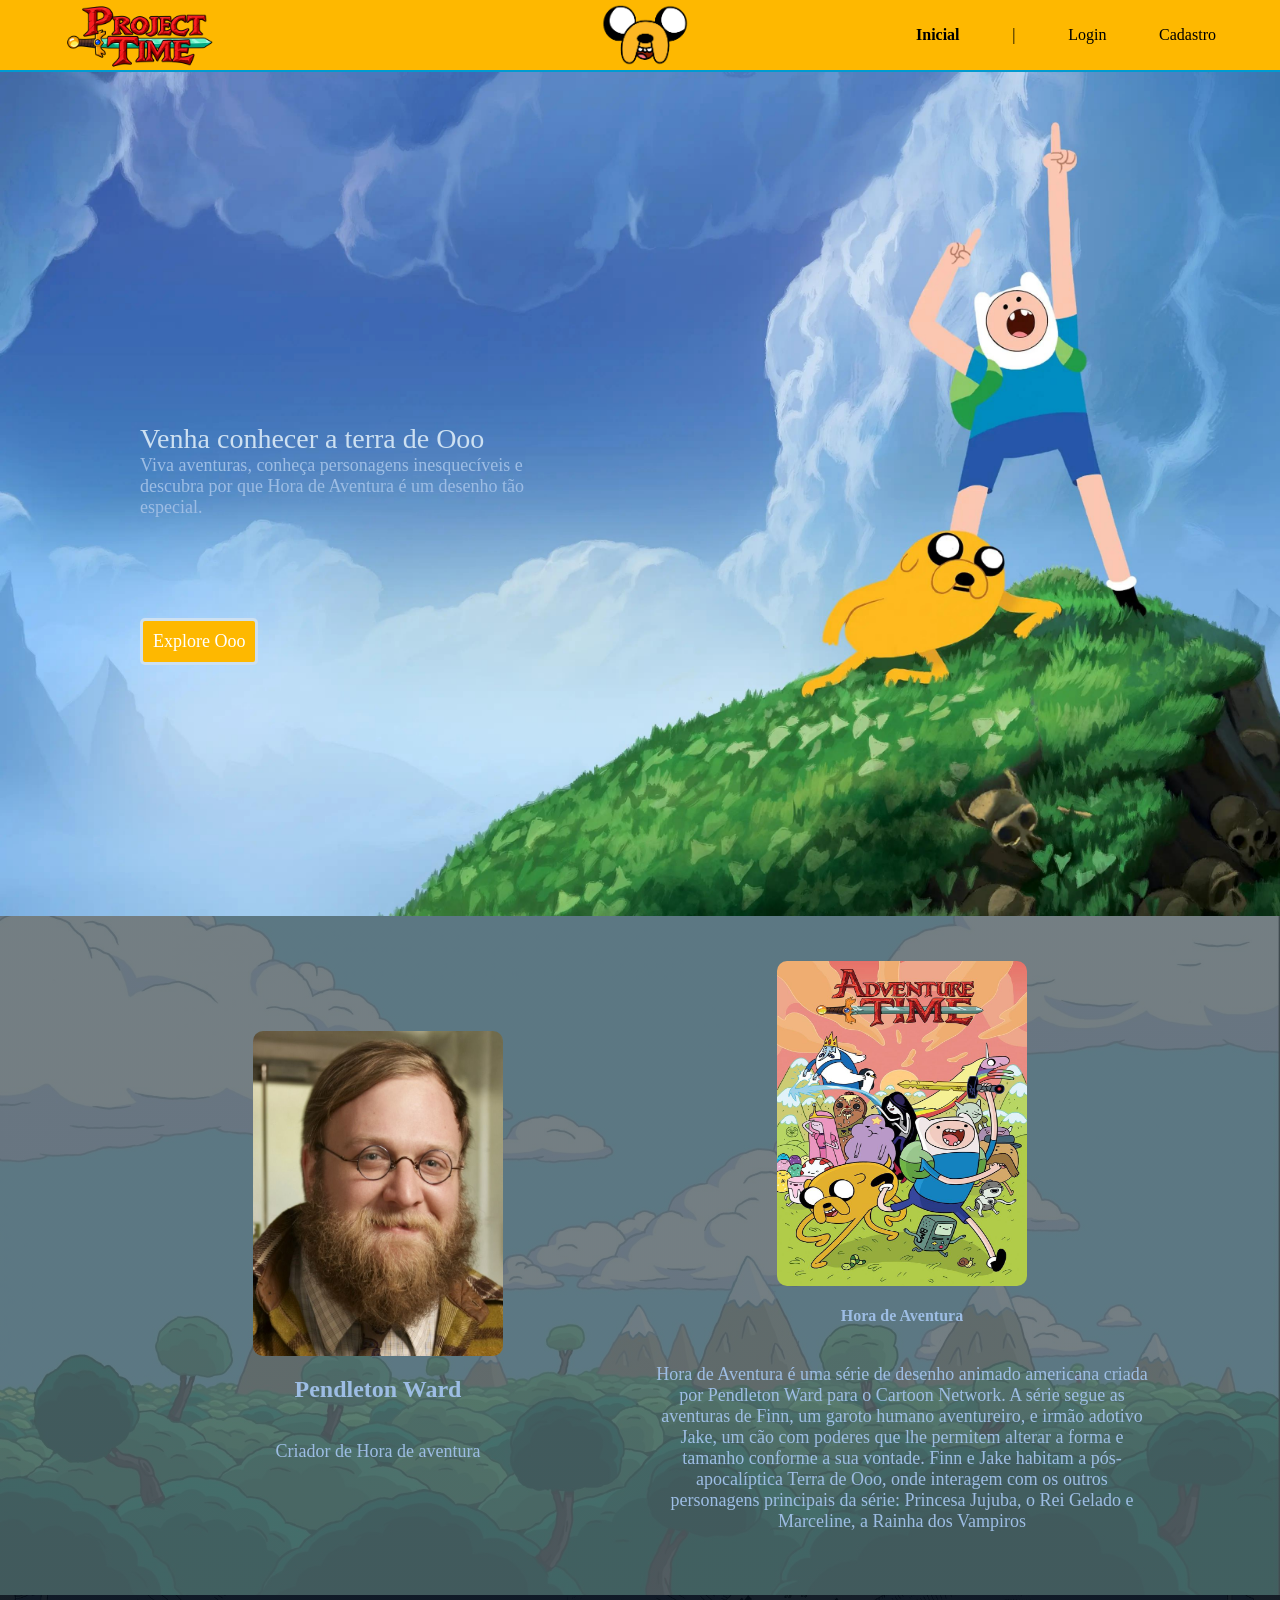
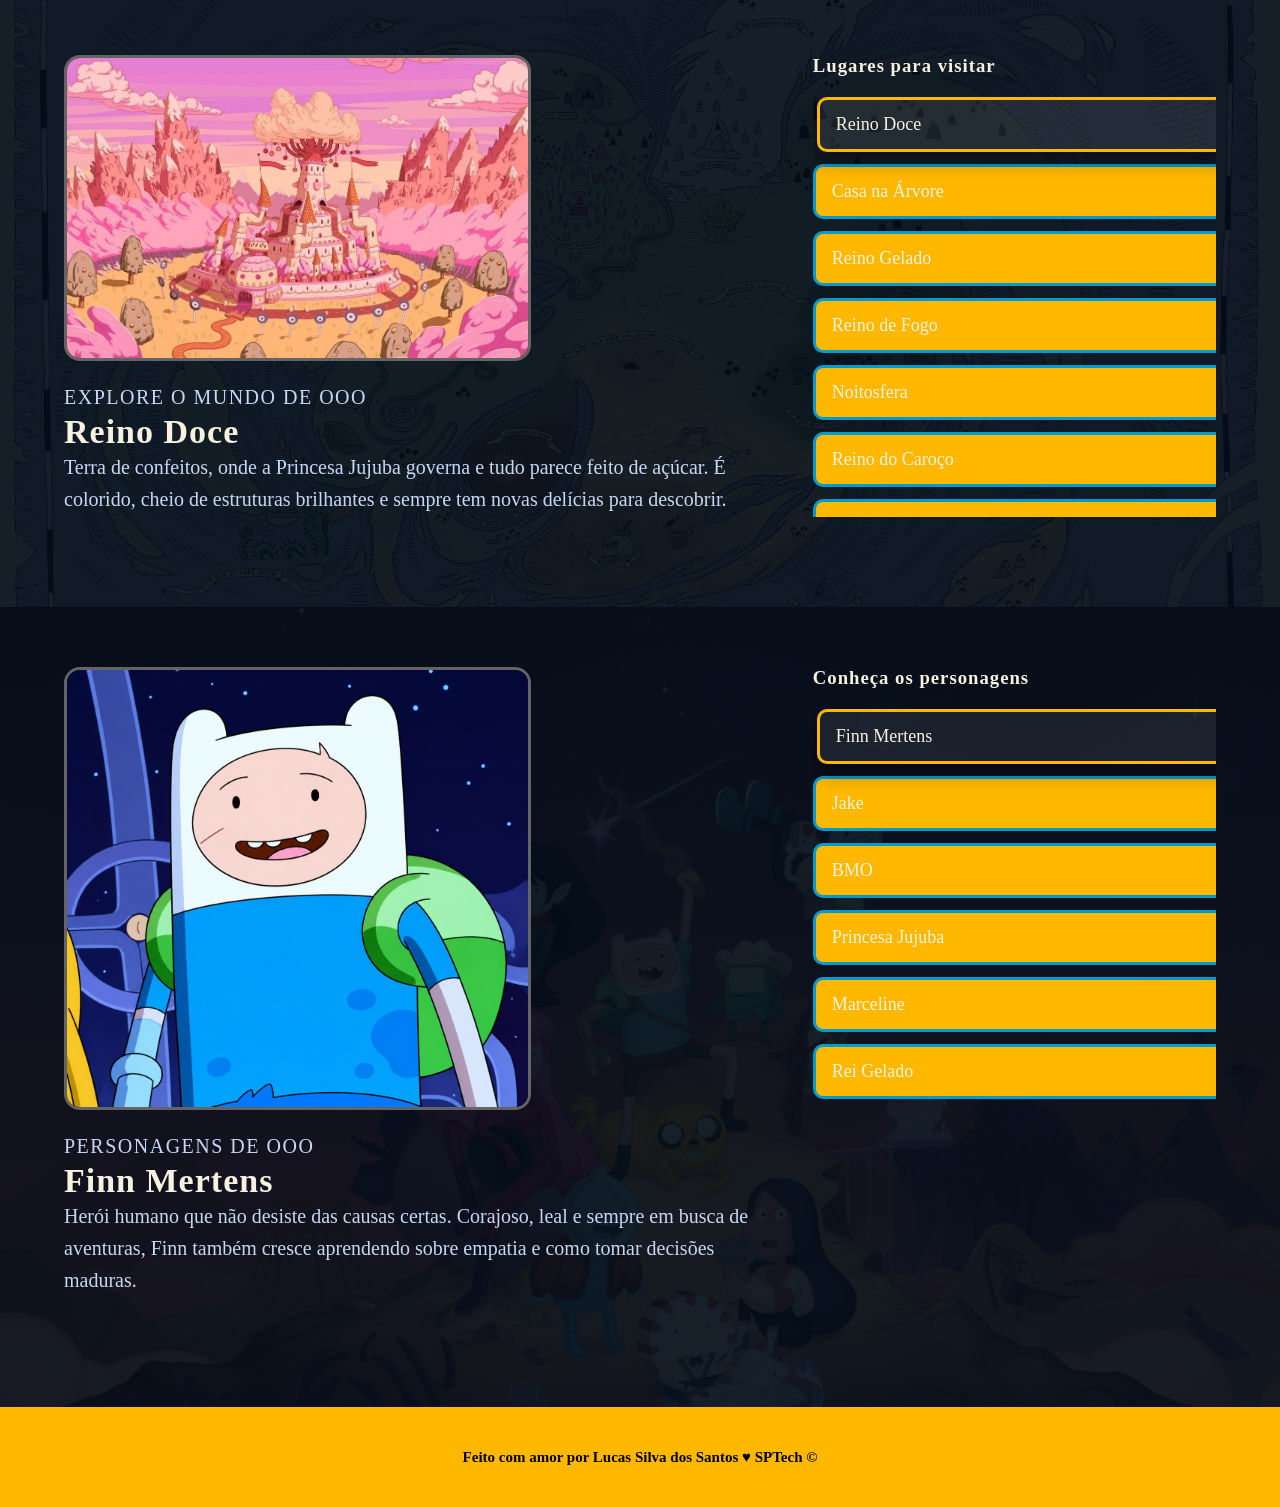
<file: public/index.html>
<!DOCTYPE html>
<html lang="en">

<head>
    <meta charset="UTF-8">
    <meta http-equiv="X-UA-Compatible" content="IE=edge">
    <meta name="viewport" content="width=device-width, initial-scale=1.0">

    <title>Project Time | Home</title>

    <script src="./js/sessao.js"></script>

    <link rel="stylesheet" href="./css/estilo.css">
    <link rel="icon" href="./assets/icon/prismoicon.jpg">
    <link rel="preconnect" href="https://fonts.gstatic.com">
</head>

<body>
    <div class="header">
      <div class="container">
         <img class="logo" src="assets/imgss/Logo Project Time com Espada Fantástica.png" alt="">
        <img class="jakeHeader" src="assets/imgss/Jake Header.png" alt="">
        <ul class="navbar">
          <li class="agora">
            <a href="#">Inicial</a>
          </li>
          <!-- <li>
            <a href="simulador.html">Simulador</a>
          </li> -->
          <li>|</li>
          <li>
            <a href="login.html">Login</a>
          </li>
          <li>
            <a href="cadastro.html">Cadastro</a>
          </li>
        </ul>
      </div>
    </div>
  
    <div class="banner">
      <div class="container">
        <div>
          <p>Venha conhecer a terra de Ooo</p>
        </div>
        <div>
          <span>Viva aventuras, conheça personagens inesquecíveis e descubra por que Hora de Aventura é um desenho tão especial.</span>
        </div>
        <!-- <button class="botaoExplorar">Explore Ooo →</button> -->
        <a href="#secao" class="botaoExplorar">Explore Ooo</a>
      </div>
    </div>
  
    <div class="social" id="secao">
      <div class="container">
        <div class="boxes">
          <div class="box">
            <img src="assets/imgss/pendlenton.jpg">
            <h2>Pendleton Ward</h2>
            <p>Criador de Hora de aventura</p>
          </div>
          <div class="box">
            <img src="assets/imgss/horadeaventura.jpg">
            <h4>Hora de Aventura</h4>
            <p>Hora de Aventura é uma série de desenho animado americana criada por Pendleton Ward para o Cartoon Network. A série segue as aventuras de Finn, um garoto humano aventureiro, e irmão adotivo Jake, um cão com poderes que lhe permitem alterar a forma e tamanho conforme a sua vontade. Finn e Jake habitam a pós-apocalíptica Terra de Ooo, onde interagem com os outros personagens principais da série: Princesa Jujuba, o Rei Gelado e Marceline, a Rainha dos Vampiros</p>
          </div>
          <!-- <div class="box">
            <img src="assets/imgss/BMO.jpg">
            <h4>BMO</h4>
            <p>Um pequeno videogame com um grande coração. Divertido, inocente e sempre pronto para acompanhar Finn e Jake.</p>
          </div> -->
        </div>
      </div>
    </div>

    <section class="explore-ooo" aria-labelledby="explore-titulo">
      <div class="container explore-conteudo">
        <div class="lado-esquerdo">
          <div class="imagem-wrapper">
            <img id="lugar-imagem" src="" alt="Imagem do lugar selecionado" loading="lazy">
          </div>
          <div class="info-lugar">
            <p class="ingrediente">Explore o mundo de Ooo</p>
            <h3 id="lugar-nome"></h3>
            <p id="lugar-descricao"></p>
          </div>
        </div>
        <div class="lado-direito">
          <h3 id="explore-titulo">Lugares para visitar</h3>
          <ul id="lista-lugares" class="lista-lugares"></ul>
        </div>
      </div>
    </section>

    <section class="explore-personagens" aria-labelledby="personagens-titulo">
      <div class="container explore-conteudo">
        <div class="lado-esquerdo">
          <div class="imagem-wrapper">
            <img id="personagem-imagem" src="" alt="Foto do personagem" loading="lazy">
          </div>
          <div class="info-lugar">
            <p class="ingrediente">Personagens de Ooo</p>
            <h3 id="personagem-nome"></h3>
            <p id="personagem-descricao"></p>
          </div>
        </div>
        <div class="lado-direito">
          <h3 id="personagens-titulo">Conheça os personagens</h3>
          <ul id="lista-personagens" class="lista-personagens"></ul>
        </div>
      </div>
    </section>

    <div class="footer">
      <div class="container">
        <h4>Feito com amor por Lucas Silva dos Santos &hearts; SPTech &copy;</h4>
      </div>
    </div>
    <script>
      function carregarSecaoInterativa(caminhoJson, ids) {
        const lista = document.getElementById(ids.lista);
        const nome = document.getElementById(ids.nome);
        const descricao = document.getElementById(ids.descricao);
        const imagem = document.getElementById(ids.imagem);
        let itensData = [];

        function mostrar(index) {
          const item = itensData[index];
          if (!item) return;
          imagem.src = item.imagem;
          imagem.alt = `Foto de ${item.nome}`;
          nome.textContent = item.nome;
          descricao.textContent = item.descricao;
          const elementos = lista.querySelectorAll('li');
          elementos.forEach((elemento, idx) => {
            elemento.classList.toggle('ativo', idx === index);
          });
        }

        fetch(caminhoJson)
          .then(response => response.json())
          .then(data => {
            itensData = data;
            data.forEach((elemento, index) => {
              const item = document.createElement('li');
              item.textContent = elemento.nome;
              item.addEventListener('click', () => mostrar(index));
              lista.appendChild(item);
            });
            if (data.length) {
              mostrar(0);
            }
          })
          .catch(() => {
            const erro = document.createElement('li');
            erro.textContent = 'Não foi possível carregar os dados.';
            lista.appendChild(erro);
          });
      }

      carregarSecaoInterativa('./data/lugares-ooo.json', {
        lista: 'lista-lugares',
        nome: 'lugar-nome',
        descricao: 'lugar-descricao',
        imagem: 'lugar-imagem',
      });

      carregarSecaoInterativa('./data/personagens-ooo.json', {
        lista: 'lista-personagens',
        nome: 'personagem-nome',
        descricao: 'personagem-descricao',
        imagem: 'personagem-imagem',
      });
    </script>
  </body>

</html>
</file>
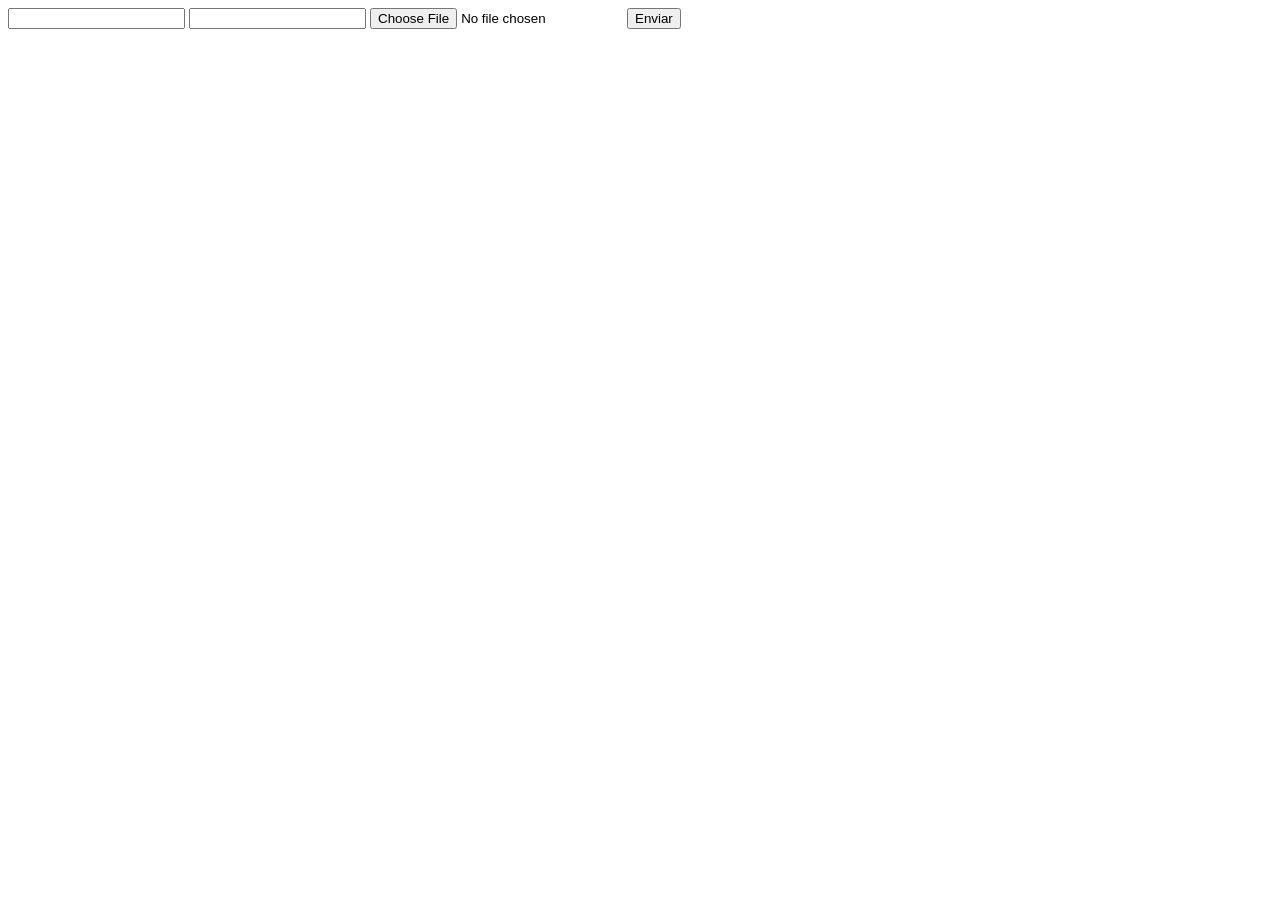
<file: DOCUMENTOS_DE_APOIO/exemplo_de_upload_de_arquivo/public/index.html>
<!DOCTYPE html>
<html lang="en">

<head>
  <meta charset="UTF-8">
  <meta http-equiv="X-UA-Compatible" content="IE=edge">
  <meta name="viewport" content="width=device-width, initial-scale=1.0">
  <title>Upload</title>
</head>

<body>

  <div>
    <input name="nome" id="nome" type="text" />
    <input name="email" id="email" type="url" />
    <input name="foto" id="foto" type="file" />
    <button onclick="enviar()">Enviar</button>
  </div>

  <div id="container"></div>
</body>

</html>

<script>
  function enviar() {
    const formData = new FormData();
    formData.append('foto', foto.files[0])
    formData.append('nome', nome.value)
    formData.append('email', email.value)

    fetch("/usuarios/cadastro", {
      method: "POST",
      body: formData
    })
      .then(res => {
        window.location = "./perfil.html"
      })
      .catch(err => {
        console.log(err);
      })
  }
</script>
</file>
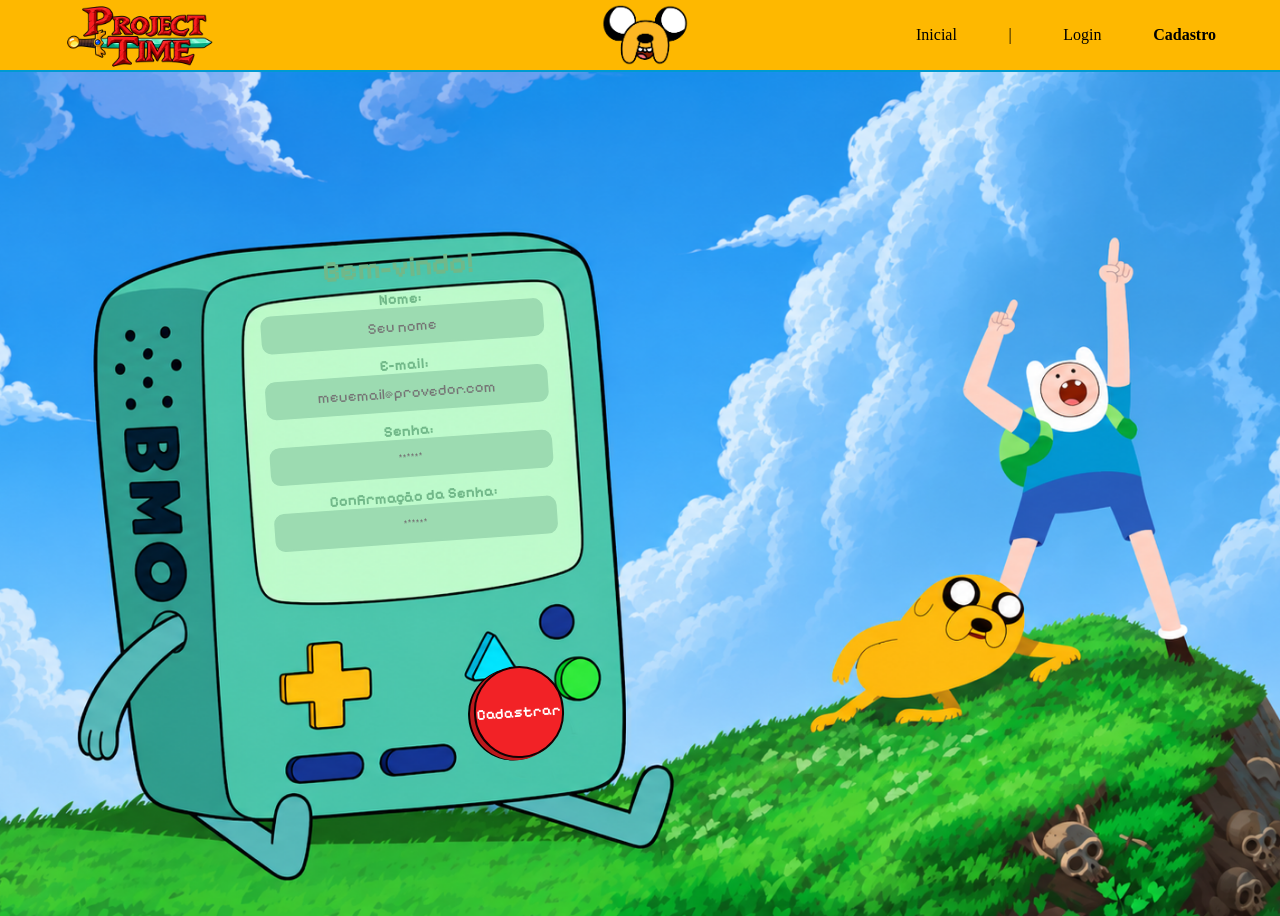
<file: public/cadastro.html>
<!DOCTYPE html>
<html lang="pt-br">

<head>
  <meta charset="UTF-8" />
  <meta http-equiv="X-UA-Compatible" content="IE=edge" />
  <meta name="viewport" content="width=device-width, initial-scale=1.0" />

  <title>Project Time | Cadastro</title>

  <script src="./js/sessao.js"></script>

  <link rel="stylesheet" href="./css/estilo.css" />
  <link rel="icon" href="./assets/icon/prismoicon.jpg" />
  <link rel="preconnect" href="https://fonts.gstatic.com" />
</head>

<body onload="listar()">
  <!--header inicio-->
  <div class="header">
    <div class="container">
        <img class="logo" src="assets/imgss/Logo Project Time com Espada Fantástica.png" alt="">
        <img class="jakeHeader" src="assets/imgss/Jake Header.png" alt="">
      <ul class="navbar">
        <li>
          <a href="index.html">Inicial</a>
        </li>
        <!-- <li>
          <a href="simulador.html">Simulador</a>
        </li> -->
        <li>|</li>
        <li>
          <a href="login.html">Login</a>
        </li>
        <li class="agora">
          <a href="#">Cadastro</a>
        </li>
      </ul>
    </div>
  </div>
  <!--header fim-->

  <div class="login">
    <div class="alerta_erro">
      <div class="card_erro" id="cardErro">
        <span id="mensagem_erro"></span>
      </div>
    </div>
    <div class="container">
      <div class="card card-cadastro">
        <h2>Bem-vindo!</h2>
        <div class="formulario">
          <!--
                         Para inserir mais um campo, copie uma das inputs abaixo.
                         Assim que inserir vá para o script abaixo.
                     -->
          <div class="campo">
            <span>Nome:</span>
            <input id="nome_input" type="text" placeholder="Seu nome" />
          </div>
          <div class="campo">
            <span>E-mail:</span>
            <input id="email_input" type="text" placeholder="meuemail@provedor.com" />
          </div>
          <div class="campo">
            <span>Senha:</span>
            <input id="senha_input" type="password" placeholder="******" />
          </div>
          <div class="campo">
            <span>Confirmação da Senha:</span>
            <input id="confirmacao_senha_input" type="password" placeholder="******" />
          </div>
          <button class="botao-cadastro" onclick="cadastrar()">Cadastrar</button>
        </div>
        <div id="div_aguardar" class="loading-div">
          <img src="./assets/circle-loading.gif" id="loading-gif" />
        </div>

        <div id="div_erros_login"></div>
      </div>
    </div>
  </div>
</body>

</html>

<script>

  // Array para armazenar empresas cadastradas para validação de código de ativação 
  let listaEmpresasCadastradas = [];

  function cadastrar() {
    // aguardar();

    //Recupere o valor da nova input pelo nome do id
    // Agora vá para o método fetch logo abaixo
    var nomeVar = nome_input.value;
    var emailVar = email_input.value;
    var senhaVar = senha_input.value;
    var confirmacaoSenhaVar = confirmacao_senha_input.value;
    // var idEmpresaVincular

    // Verificando se há algum campo em branco
    if (
      nomeVar == "" ||
      emailVar == "" ||
      senhaVar == "" ||
      confirmacaoSenhaVar == ""
    ) {
      cardErro.style.display = "block";
      mensagem_erro.innerHTML =
        "(Mensagem de erro para todos os campos em branco)";

      finalizarAguardar();
      return false;
    } else if (
      !(nomeVar.length > 1) ||
      !(emailVar.includes('@')) ||
      !(senhaVar > 6) ||
      !(confirmacaoSenhaVar == senhaVar)
       
    ){
      cardErro.style.display = "block";
      mensagem_erro.innerHTML =
        "(Os campos não estão seguindo as regras)";

      finalizarAguardar();
      return false;
    } else {
      setInterval(sumirMensagem, 5000);
    }

    // Verificando se o código de ativação é de alguma empresa cadastrada
  //  for (let i = 0; i < listaEmpresasCadastradas.length; i++) {
  //    if (listaEmpresasCadastradas[i].codigo_ativacao == codigoVar) {
  //      idEmpresaVincular = listaEmpresasCadastradas[i].id
  //      console.log("Código de ativação válido.");
  //      break;
  //    } else {
  //      cardErro.style.display = "block";
  //      mensagem_erro.innerHTML = "(Mensagem de erro para código inválido)";
  //      finalizarAguardar();
  //    }
  //  }

    // Enviando o valor da nova input
    fetch("/usuarios/cadastrar", {
      method: "POST",
      headers: {
        "Content-Type": "application/json",
      },
      body: JSON.stringify({
        // crie um atributo que recebe o valor recuperado aqui
        // Agora vá para o arquivo routes/usuario.js
        nomeServer: nomeVar,
        emailServer: emailVar,
        senhaServer: senhaVar,
  //      idEmpresaVincularServer: idEmpresaVincular
      }),
    })
      .then(function (resposta) {
        console.log("resposta: ", resposta);

        if (resposta.ok) {
          cardErro.style.display = "block";

          mensagem_erro.innerHTML =
            "Cadastro realizado com sucesso! Redirecionando para tela de Login...";

          setTimeout(() => {
            window.location = "login.html";
          }, "2000");

          limparFormulario();
          finalizarAguardar();
        } else {
          throw "Houve um erro ao tentar realizar o cadastro!";
        }
      })
      .catch(function (resposta) {
        console.log(`#ERRO: ${resposta}`);
        finalizarAguardar();
      });

    return false;
  }

  // Listando empresas cadastradas 
//  function listar() {
//    fetch("/empresas/listar", {
//      method: "GET",
//    })
//      .then(function (resposta) {
//        resposta.json().then((empresas) => {
//          empresas.forEach((empresa) => {
//            listaEmpresasCadastradas.push(empresa);
//
//            console.log("listaEmpresasCadastradas")
//            console.log(listaEmpresasCadastradas[0].codigo_ativacao)
//          });
//        });
//      })
//      .catch(function (resposta) {
//        console.log(`#ERRO: ${resposta}`);
//      });
//  }

  function sumirMensagem() {
    cardErro.style.display = "none";
  }
</script>
</file>
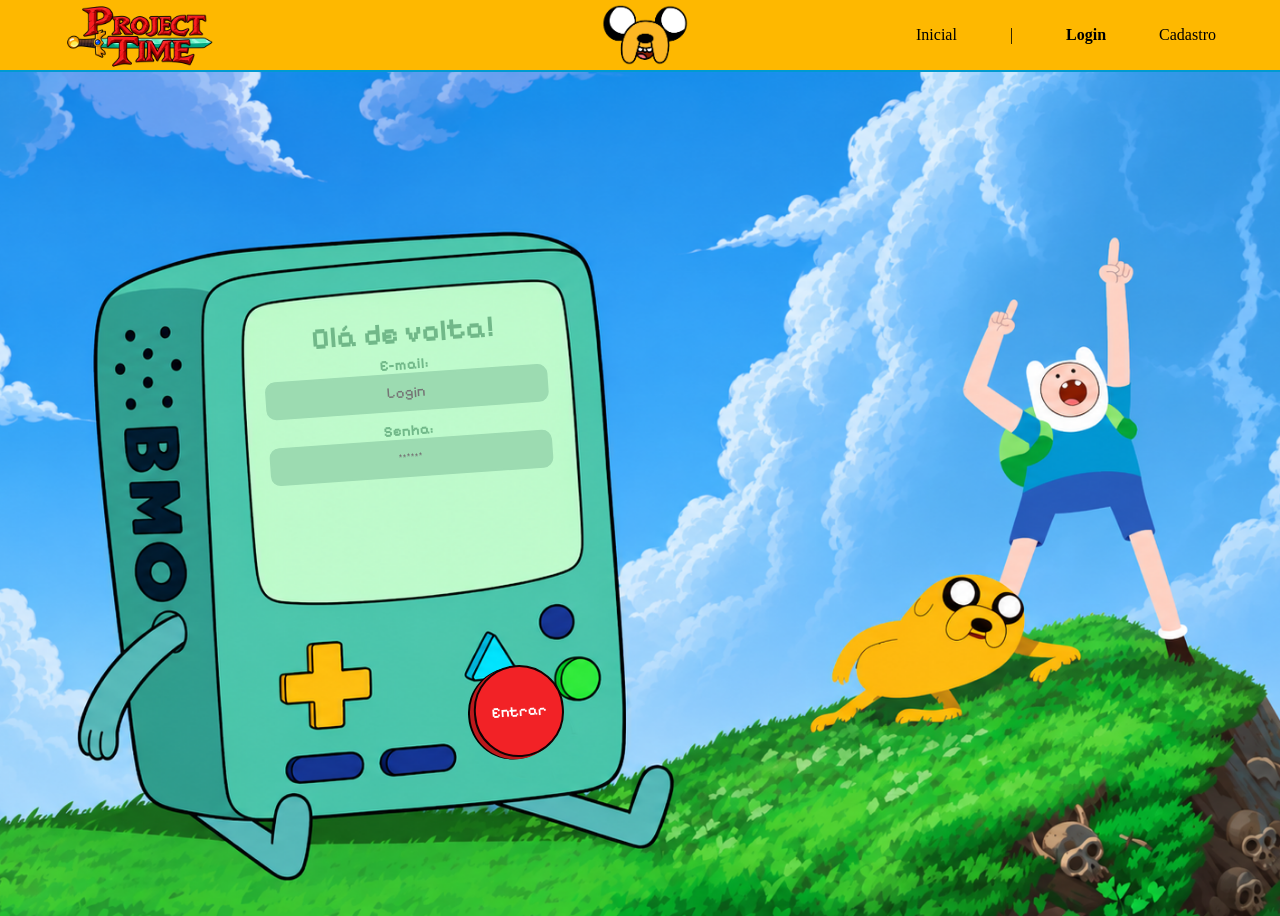
<file: public/login.html>
<!DOCTYPE html>
<html lang="pt-br">

<head>
    <meta charset="UTF-8">
    <meta http-equiv="X-UA-Compatible" content="IE=edge">
    <meta name="viewport" content="width=device-width, initial-scale=1.0">

    <title>Project Time | Login</title>

    <script src="./js/sessao.js"></script>

    <link rel="stylesheet" href="./css/estilo.css">
    <link rel="icon" href="./assets/icon/prismoicon.jpg">
    <link rel="preconnect" href="https://fonts.gstatic.com">
</head>

<body>

    <!--Header-->

    <div class="header">
        <div class="container">
        <img class="logo" src="assets/imgss/Logo Project Time com Espada Fantástica.png" alt="">
        <img class="jakeHeader" src="assets/imgss/Jake Header.png" alt="">
            <ul class="navbar">
                <li>
                    <a href="index.html">Inicial</a>
                </li>
                <!-- <li>
                    <a href="simulador.html">Simulador</a>
                </li> -->
                <li>|</li>
                <li class="agora">
                    <a href="#">Login</a>
                </li>
                <li>
                    <a href="cadastro.html">Cadastro</a>
                </li>
            </ul>
        </div>
    </div>


    <div class="login">
        <div class="alerta_erro">
            <div class="card_erro" id="cardErro">
                <span id="mensagem_erro"></span>
            </div>
        </div>
        <div class="container">
            <div class="card card-login">
                <h2>Olá de volta!</h2>
                <div class="formulario">
                    <div class="campo">
                        <span>E-mail:</span>
                        <input id="email_input" type="text" placeholder="Login">
                    </div>
                    <div class="campo">
                        <span>Senha:</span>
                        <input id="senha_input" type="password" placeholder="******">
                    </div>
                    <button class="botao-login" onclick="entrar()">Entrar</button>
                </div>

                <div id="div_aguardar" class="loading-div">
                    <img src="./assets/circle-loading.gif" id="loading-gif">
                </div>

                <div id="div_erros_login"></div>
            </div>
        </div>
    </div>

</body>

</html>

<script>


    function entrar() {
        // aguardar();

        var emailVar = email_input.value;
        var senhaVar = senha_input.value;

        if (emailVar == "" || senhaVar == "") {
            cardErro.style.display = "block"
            mensagem_erro.innerHTML = "(Mensagem de erro para todos os campos em branco)";
            finalizarAguardar();
            return false;
        }
        else {
            setInterval(sumirMensagem, 5000)
        }

        console.log("FORM LOGIN: ", emailVar);
        console.log("FORM SENHA: ", senhaVar);

        fetch("/usuarios/autenticar", {
            method: "POST",
            headers: {
                "Content-Type": "application/json"
            },
            body: JSON.stringify({
                emailServer: emailVar,
                senhaServer: senhaVar
            })
        }).then(function (resposta) {
            console.log("ESTOU NO THEN DO entrar()!")

            if (resposta.ok) {
                console.log(resposta);

                resposta.json().then(json => {
                    console.log(json);
                    console.log(JSON.stringify(json));
                    sessionStorage.EMAIL_USUARIO = json.email;
                    sessionStorage.NOME_USUARIO = json.nome;
                    sessionStorage.ID_USUARIO = json.id;
//                    sessionStorage.AQUARIOS = JSON.stringify(json.aquarios)

                    setTimeout(function () {
                        window.location = "./dashboard/dashboard.html";
                    }, 1000); // apenas para exibir o loading

                });

            } else {

                console.log("Houve um erro ao tentar realizar o login!");

                resposta.text().then(texto => {
                    console.error(texto);
                    finalizarAguardar(texto);
                });
            }

        }).catch(function (erro) {
            console.log(erro);
        })

        return false;
    }

    function sumirMensagem() {
        cardErro.style.display = "none"
    }

</script>
</file>
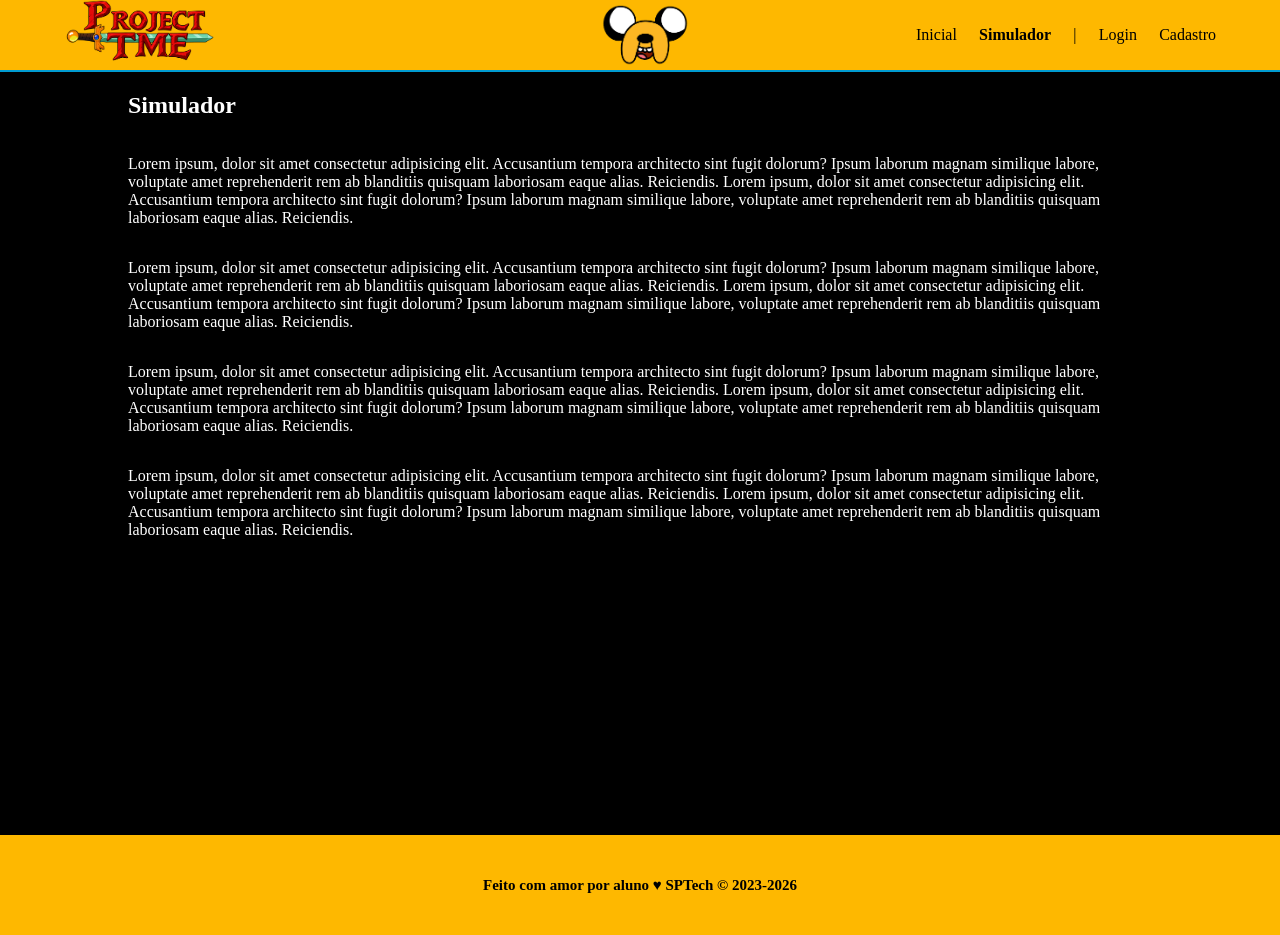
<file: public/simulador.html>
<!DOCTYPE html>
<html lang="pt-br">

<head>
    <meta charset="UTF-8">
    <meta http-equiv="X-UA-Compatible" content="IE=edge">
    <meta name="viewport" content="width=device-width, initial-scale=1.0">

    <title>AquaTech | Simulador</title>

    <script src="./js/sessao.js"></script>

    <link rel="stylesheet" href="./css/estilo.css">
    <link rel="icon" href="./assets/icon/favicon2.ico">
    <link rel="preconnect" href="https://fonts.gstatic.com">
</head>

<body>

    <!--header inicio-->
    <div class="header">
        <div class="container">
        <img class="logo" src="assets/imgss/Logo.png" alt="">
        <img class="jakeHeader" src="assets/imgss/Jake Header.png" alt="">
            <ul class="navbar">
                <li>
                    <a href="./index.html">Inicial</a>
                </li>
                <li class="agora">Simulador</li>
                <li>|</li>
                <li>
                    <a href="./login.html">Login</a>
                </li>
                <li>
                    <a href="./login.html">Cadastro</a>
                </li>
            </ul>
        </div>
    </div>


    <!-- simulador inicio -->
    <div class="simulador">
        <div class="container">
            <h2>Simulador</h2>
            <p>Lorem ipsum, dolor sit amet consectetur adipisicing elit. Accusantium tempora architecto sint fugit
                dolorum? Ipsum laborum magnam similique labore, voluptate amet reprehenderit rem ab blanditiis quisquam
                laboriosam eaque alias. Reiciendis. Lorem ipsum, dolor sit amet consectetur adipisicing elit.
                Accusantium tempora architecto sint fugit dolorum? Ipsum laborum magnam similique labore, voluptate amet
                reprehenderit rem ab blanditiis quisquam laboriosam eaque alias. Reiciendis.</p>
            <p>Lorem ipsum, dolor sit amet consectetur adipisicing elit. Accusantium tempora architecto sint fugit
                dolorum? Ipsum laborum magnam similique labore, voluptate amet reprehenderit rem ab blanditiis quisquam
                laboriosam eaque alias. Reiciendis. Lorem ipsum, dolor sit amet consectetur adipisicing elit.
                Accusantium tempora architecto sint fugit dolorum? Ipsum laborum magnam similique labore, voluptate amet
                reprehenderit rem ab blanditiis quisquam laboriosam eaque alias. Reiciendis.</p>
            <p>Lorem ipsum, dolor sit amet consectetur adipisicing elit. Accusantium tempora architecto sint fugit
                dolorum? Ipsum laborum magnam similique labore, voluptate amet reprehenderit rem ab blanditiis quisquam
                laboriosam eaque alias. Reiciendis. Lorem ipsum, dolor sit amet consectetur adipisicing elit.
                Accusantium tempora architecto sint fugit dolorum? Ipsum laborum magnam similique labore, voluptate amet
                reprehenderit rem ab blanditiis quisquam laboriosam eaque alias. Reiciendis.</p>
            <p>Lorem ipsum, dolor sit amet consectetur adipisicing elit. Accusantium tempora architecto sint fugit
                dolorum? Ipsum laborum magnam similique labore, voluptate amet reprehenderit rem ab blanditiis quisquam
                laboriosam eaque alias. Reiciendis. Lorem ipsum, dolor sit amet consectetur adipisicing elit.
                Accusantium tempora architecto sint fugit dolorum? Ipsum laborum magnam similique labore, voluptate amet
                reprehenderit rem ab blanditiis quisquam laboriosam eaque alias. Reiciendis.</p>

        </div>
    </div>
    <!-- simulador fim -->

    <!--footer inicio-->
    <div class="footer">
        <div class="container">
            <h4>Feito com amor por aluno &hearts; SPTech &copy; 2023-2026</h4>
        </div>
    </div>
    <!--footer fim-->


</body>

</html>
</file>
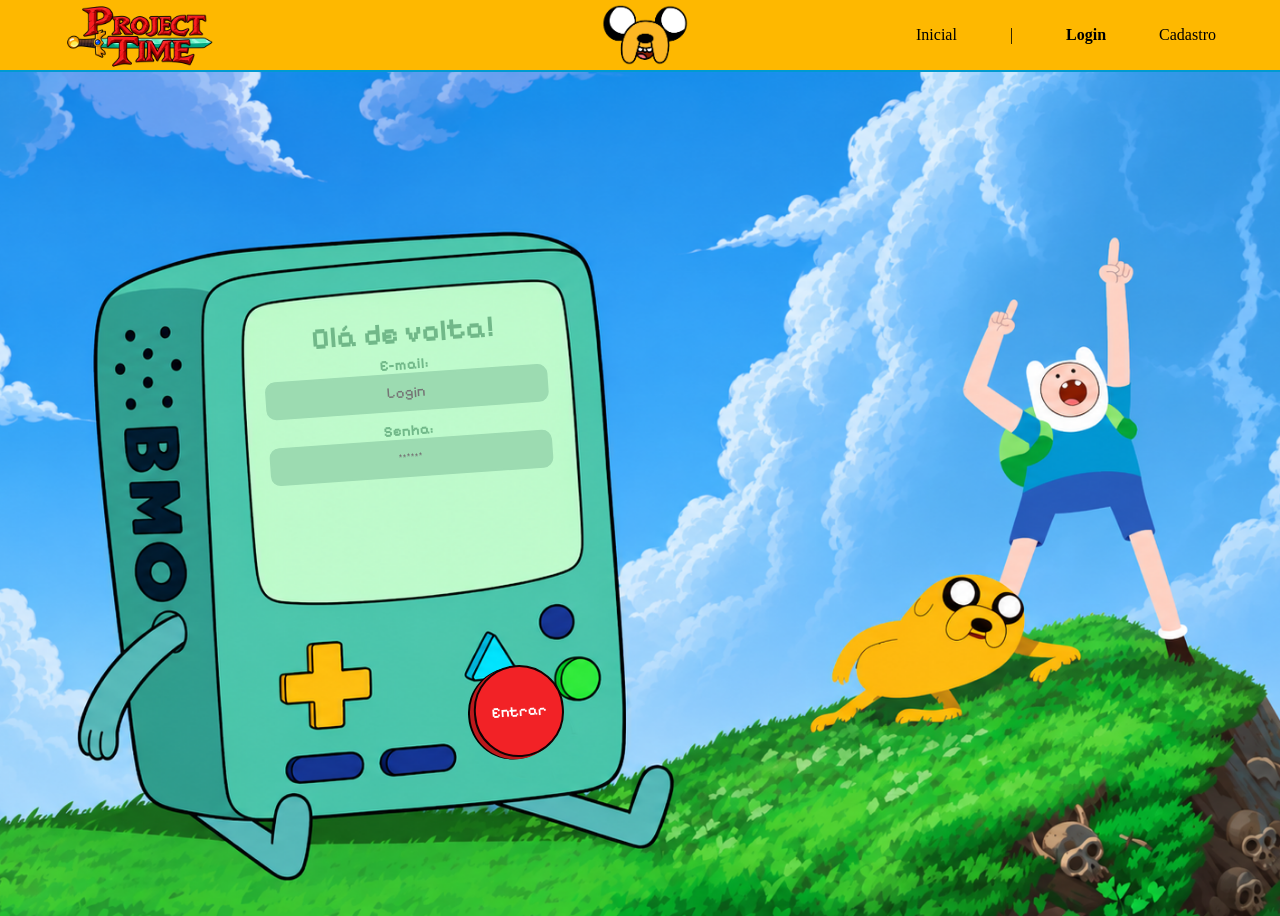
<file: public/dashboard/cards.html>
<!DOCTYPE html>
<html lang="pt-br">

<head>
    <link rel="shortcut icon" href="../assets/icon/favicon2.ico" type="image/x-icon">
    <meta charset="UTF-8">
    <meta http-equiv="X-UA-Compatible" content="IE=edge">
    <meta name="viewport" content="width=device-width, initial-scale=1.0">
    <title>AquaTech | Tempo Real</title>


    <link rel="stylesheet" href="./../css/dashboards.css">
    <link rel="stylesheet" href="./../css/estilo.css" />

    <script src="../js/sessao.js"></script>
    <script src="../js/alerta.js"></script>
    <link rel="preconnect" href="https://fonts.gstatic.com">
    <link
        href="https://fonts.googleapis.com/css2?family=Exo+2:ital,wght@0,100;0,200;0,300;0,400;0,500;0,600;0,700;0,800;0,900;1,100;1,200;1,300;1,400;1,500;1,600;1,700;1,800;1,900&display=swap"
        rel="stylesheet">
</head>

<body onload="validarSessao(), exibirAquarios(),  atualizacaoPeriodica()">


    <div class="janela">
        <div class="dash">
        
            <div class="hello">
                <h3>Olá, <span id="b_usuario">usuário</span>!</h3>
            </div>
        <div id="alerta">
            
            </div>

            <div class="btns-dash" id="btnAquario">
                <!-- O gráfico é chamado de acordo com o id (fk_aquario) do banco  -->
            </div>
            <div id="graficos">
            </div>
        </div>
    </div>
       
    <div class="footer-dash">
      <div class="container">
         
        <div>
            <a href="./dashboard.html" class="btn-sla">
                <h3>Principal</h3>
            </a>
        </div>

            <div>
                <a href="./cards.html" class="btn-sla-pers">
                    <h3>Quiz de Personalidade</h3>
                </a>
            </div>


            <div>
                <a href="./mural.html" class="btn-sla">
                    <h3>Mural</h3>
                </a>
            </div>

            <!-- <div>
                <a href="./mural.html" class="btn-sla">
                    <h3>Perfil</h3>
                </a>
            </div> -->

            <div class="btn-logout" onclick="limparSessao()">
                <h3>Sair</h3>
            </div>

      </div>
    </div>

</body>

<script>

    function exibirAquarios() {
        JSON.parse(sessionStorage.AQUARIOS).forEach(item => {
            document.getElementById("cardAquarios").innerHTML += `
                    <div class="card-aquario">
                        <div class="title-aquario">
                            <h1>${item.descricao}</h1>
                        </div>
                        <div class="desc-aquario">
                        <div class="temperatura">
                            <p id="temp_aquario_${item.id}">-°C</p>
                        </div>
                        <div class="cor-alerta" id="card_${item.id}"></div>
                    </div>
                    </div>
                    `
        });
    }

</script>

</html>
</file>
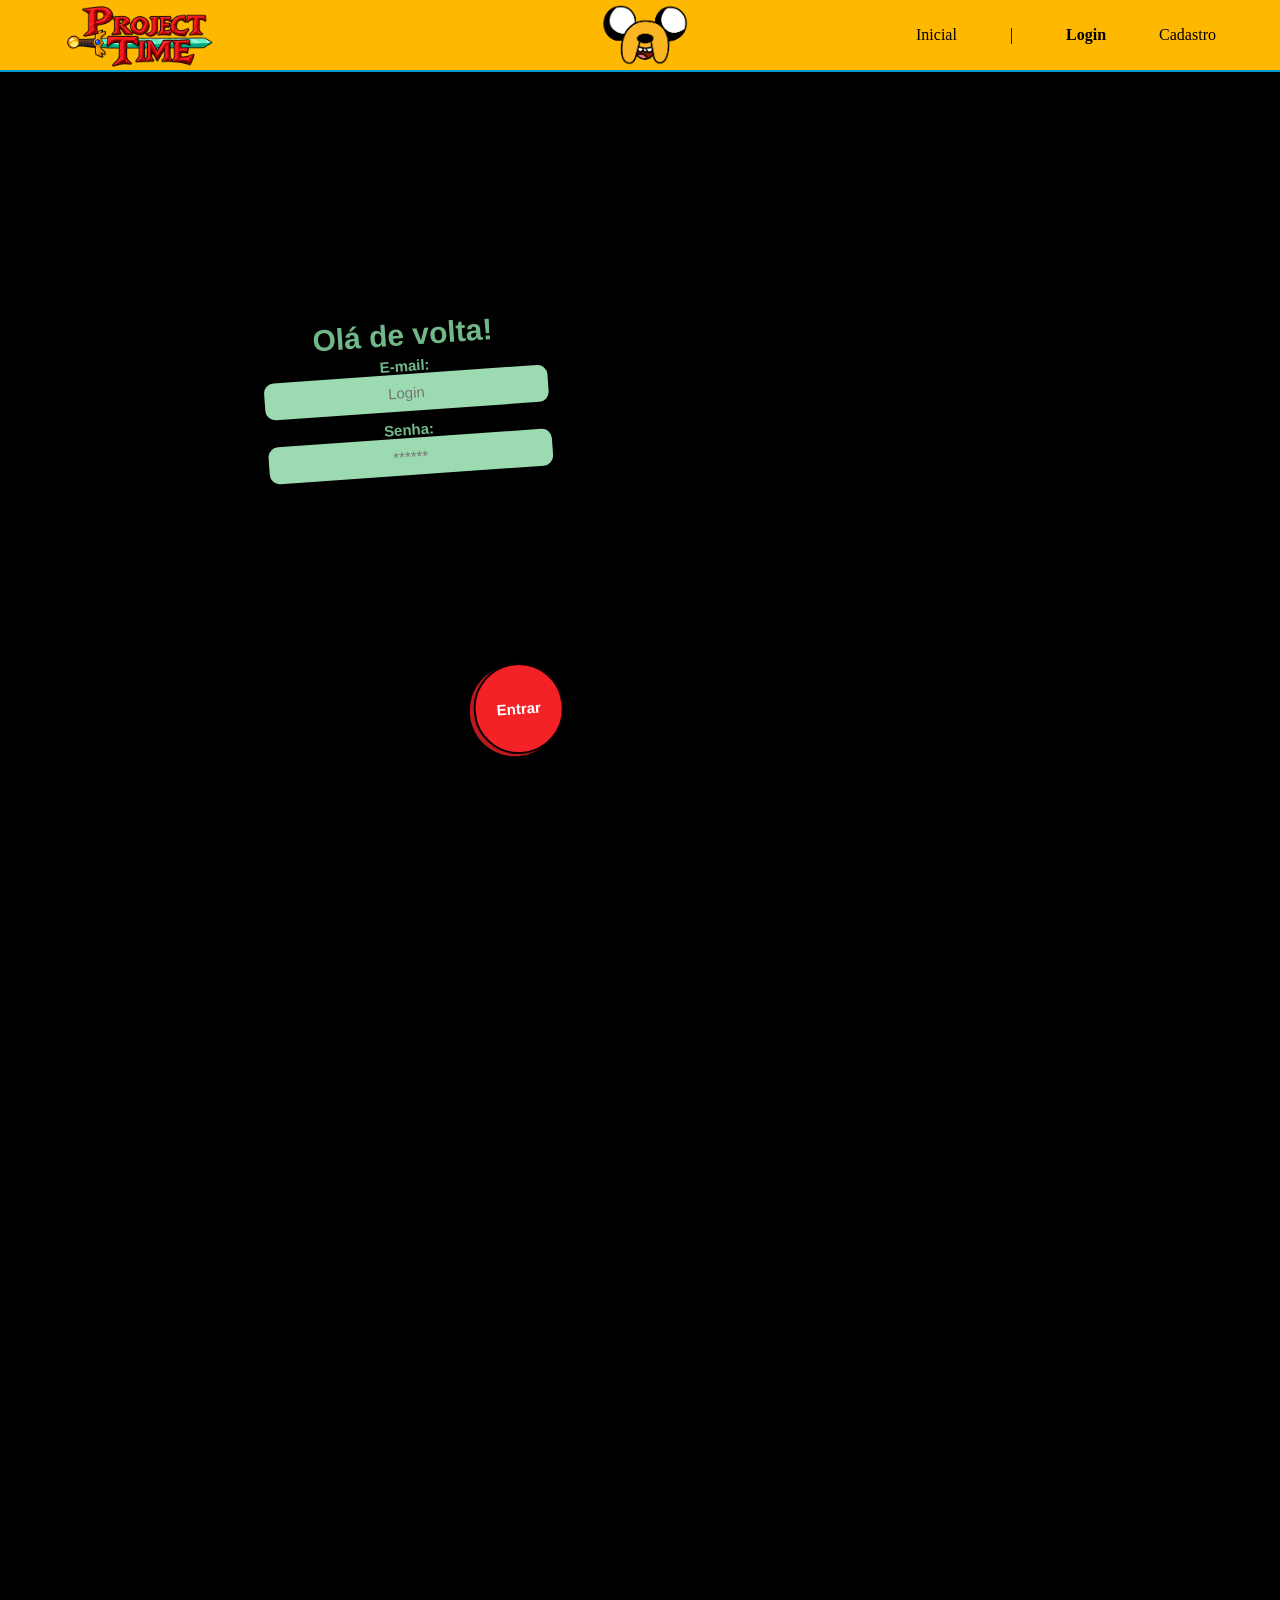
<file: public/dashboard/edicao-aviso.html>
<!DOCTYPE html>
<html lang="pt-br">

<head>
    <link rel="shortcut icon" href="../assets/icon/favicon2.ico" type="image/x-icon">
    <meta charset="UTF-8">
    <meta http-equiv="X-UA-Compatible" content="IE=edge">
    <meta name="viewport" content="width=device-width, initial-scale=1.0">
    <title>AquaTech | Página Inicial</title>

    
    <link rel="stylesheet" href="./../css/dashboards.css">
    <link rel="stylesheet" href="./../css/estilo.css" />
    <script src="../js/sessao.js"></script>

    <link rel="preconnect" href="https://fonts.gstatic.com">
    <link
        href="https://fonts.googleapis.com/css2?family=Exo+2:ital,wght@0,100;0,200;0,300;0,400;0,500;0,600;0,700;0,800;0,900;1,100;1,200;1,300;1,400;1,500;1,600;1,700;1,800;1,900&display=swap"
        rel="stylesheet">
</head>

<body onload="validarSessao(), listarInfosDeUm()" style="background-color: #161618;">
    <!-- <body onload="validarSessao()"> -->

    <div class="janela">


        <div class="header-left">

            <h1>AquaTech</h1>

            <div class="hello">
                <h3>Olá, <span id="b_usuario">usuário</span>!</h3>
            </div>

            <div class="btn-nav-white">
                <a href="cards.html">
                    <h3>Aquários e Terrários</h3>
                </a>
            </div>

            <div class="btn-nav-white">
                <a href="./dashboard.html">
                    <h3>Gráficos</h3>
                </a>
            </div>

            <div class="btn-nav-white">
                <a href="./mural.html">
                    <h3>Mural de Avisos</h3>
                </a>
            </div>

            <div class="btn-logout" onclick="limparSessao()">
                <h3>Sair</h3>
            </div>

        </div>

        <div class="dash-right">

            <div class="avisos">
                <div class="container">
                    <h1>Editar um aviso</h1>
                    <div class="div-form">
                        <label>
                            ID:
                            <br>
                            <input id="input_id" maxlength="100" type="text" style="color: rgb(196, 196, 196)" disabled>
                        </label>
                        <label>
                            Autor:
                            <br>
                            <input id="input_nome" maxlength="100" type="text" style="color: rgb(196, 196, 196)"
                                disabled>
                        </label>
                        <label>
                            Título:
                            <br>
                            <input id="input_titulo" maxlength="100" type="text" style="color: rgb(196, 196, 196)"
                                disabled>
                        </label>
                        <br>
                        <label>
                            Descrição (máximo de 250 caracteres):
                            <br>
                            <textarea id="textarea_descricao" maxlength="250" rows="5"></textarea>
                        </label>
                        <br>
                        <button onclick="editar()">Editar</button>
                    </div>

                </div>
            </div>
        </div>
    </div>
</body>

</html>

<script>
    function listarInfosDeUm() {
        console.log("Criar função de trazer informações de post escolhido");
    }

    function editar() {
        fetch(`/avisos/editar/${sessionStorage.getItem("ID_POSTAGEM_EDITANDO")}`, {
            method: "PUT",
            headers: {
                "Content-Type": "application/json"
            },
            body: JSON.stringify({
                descricao: textarea_descricao.value
            })
        }).then(function (resposta) {

            if (resposta.ok) {
                window.alert("Post atualizado com sucesso pelo usuario de email: " + sessionStorage.getItem("EMAIL_USUARIO") + "!");
                window.location = "/dashboard/mural.html"
            } else if (resposta.status == 404) {
                window.alert("Deu 404!");
            } else {
                throw ("Houve um erro ao tentar realizar a postagem! Código da resposta: " + resposta.status);
            }
        }).catch(function (resposta) {
            console.log(`#ERRO: ${resposta}`);
        });
    }

</script>
</file>
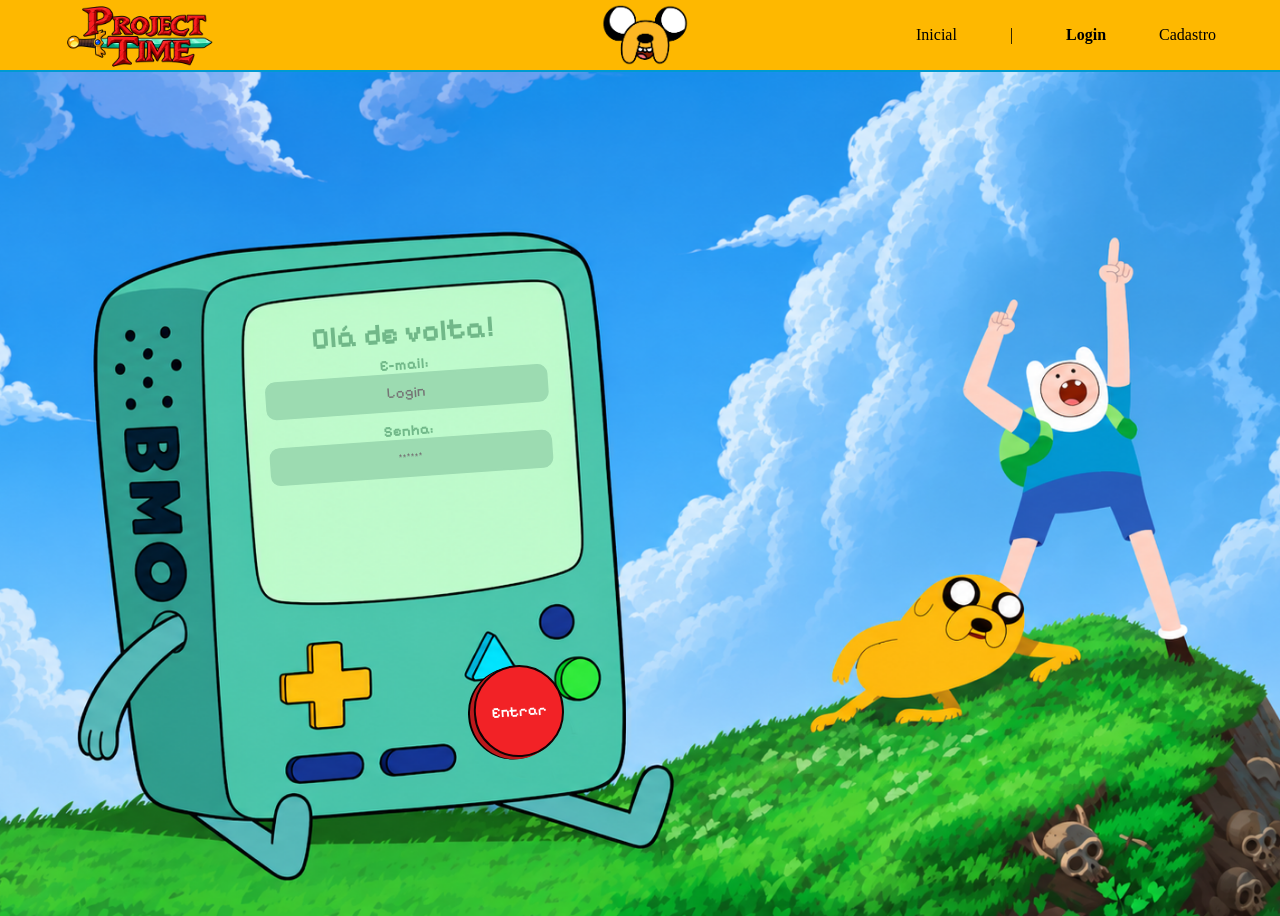
<file: public/dashboard/mural.html>
<!DOCTYPE html>
<html lang="pt-br">

<head>
    <link rel="shortcut icon" href="../assets/icon/prismoicon.jpg" type="image/x-icon">
    <meta charset="UTF-8">
    <meta http-equiv="X-UA-Compatible" content="IE=edge">
    <meta name="viewport" content="width=device-width, initial-scale=1.0">
    <title>Project Time | Mural</title>

    <link rel="stylesheet" href="./../css/dashboards.css">
    <link rel="stylesheet" href="./../css/estilo.css" />
    <script src="../js/sessao.js"></script>
    <script src="./../js/alerta.js"></script>

    <link rel="preconnect" href="https://fonts.gstatic.com">
    <link
        href="https://fonts.googleapis.com/css2?family=Exo+2:ital,wght@0,100;0,200;0,300;0,400;0,500;0,600;0,700;0,800;0,900;1,100;1,200;1,300;1,400;1,500;1,600;1,700;1,800;1,900&display=swap"
        rel="stylesheet">
</head>

<body onload="validarSessao(), atualizarFeed()" style="background-color: #161618;">

    <div class="janela">
        <div class="dash">
            <div class="header-BMO">
                <div class="hello">
                    <h2>MURAL</h2>
                    <h3>Olá, <span id="b_usuario">usuário</span>!</h3>
                </div>
                <div class="foto-perfil">
                    <img src="../assets/imgss/finn icon.jpg" alt="Foto de Perfil">
                </div>
            </div>

            <div class="dash-right">
                <div class="mural">
                    <div id="alerta"></div>
                    <div class="mural-header">
                        <div>
                            <p>Compartilhe suas aventuras em Ooo!</p>
                        </div>
                        <!-- <div class="mural-avatar">
                            <img src="../assets/imgss/BMO.jpg" alt="Avatar" />
                        </div> -->
                    </div>

                    <div class="mural-form">
                        <div class="mural-form-title">O que está acontecendo, aventureiro?</div>
                        <form id="form_postagem" method="post" onsubmit="return publicar()">
                            <textarea name="descricao" id="textarea_descricao" maxlength="250"
                                placeholder="Escreva algo para compartilhar com a comunidade..."></textarea>
                            <div class="mural-form-footer">
                                <span>Compartilhe suas ideias!</span>
                                <button class="mural-button" type="submit">PUBLICAR</button>
                            </div>
                        </form>
                    </div>

                    <div class="mural-feed">
                        <div class="mural-feed-header">
                            <h2>Publicações recentes</h2>
                            <span id="feed_status" class="mural-feed-status"></span>
                        </div>
                        <div id="feed_container" class="feed-container"></div>
                    </div>
                </div>
            </div>
        </div>

        <div id="graficos"></div>
    </div>

    <div class="footer-dash">
        <div class="container">
            <div>
                <a href="./dashboard.html" class="btn-sla">
                    <h3>Principal</h3>
                </a>
            </div>

            <div>
                <a href="./quiz.html" class="btn-sla-pers">
                    <h3>Quiz de Personalidade</h3>
                </a>
            </div>

            <div>
                <a href="./mural.html" class="btn-sla">
                    <h3>Mural</h3>
                </a>
            </div>

            <!-- <div>
                <a href="./mural.html" class="btn-sla">
                    <h3>Perfil</h3>
                </a>
            </div> -->

            <div class="btn-logout" onclick="limparSessao()">
                <h3>Sair</h3>
            </div>
        </div>
    </div>

    <script>
        var formPostagem = document.getElementById("form_postagem");
        var feedContainer = document.getElementById("feed_container");
        var feedStatus = document.getElementById("feed_status");

        function limparFormulario() {
            formPostagem.reset();
        }

        function publicar() {
            var idUsuario = sessionStorage.ID_USUARIO;
            var conteudo = formPostagem.descricao.value.trim();

            if (!conteudo) {
                window.alert("Escreva algo antes de publicar!");
                return false;
            }

            if (!idUsuario) {
                window.alert("Sua sessão expirou. Faça login novamente.");
                return false;
            }

            var corpo = { conteudo: conteudo };

            fetch(`/mural/publicar/${idUsuario}`, {
                method: "post",
                headers: {
                    "Content-Type": "application/json"
                },
                body: JSON.stringify(corpo)
            }).then(function (resposta) {
                if (resposta.ok) {
                    window.alert("Post realizado com sucesso!");
                    limparFormulario();
                    atualizarFeed();
                } else {
                    return resposta.text().then(function (texto) { throw texto; });
                }
            }).catch(function (erro) {
                console.log("#ERRO: ", erro);
                window.alert("Não foi possível publicar. Tente novamente.");
            });

            return false;
        }

        function atualizarFeed() {
            var idUsuario = sessionStorage.ID_USUARIO || 0;
            feedStatus.textContent = "Carregando publicações...";
            fetch(`/mural/listar/${idUsuario}`, { cache: 'no-store' })
                .then(function (resposta) {
                    if (resposta.status == 204) {
                        feedContainer.innerHTML = `<span class="mural-empty">Nenhuma publicação encontrada.</span>`;
                        feedStatus.textContent = "";
                        return [];
                    }
                    if (!resposta.ok) {
                        throw `Erro ao carregar o mural (${resposta.status})`;
                    }
                    return resposta.json();
                })
                .then(function (publicacoes) {
                    feedContainer.innerHTML = "";
                    if (!publicacoes || publicacoes.length === 0) {
                        feedContainer.innerHTML = `<span class="mural-empty">Nenhuma publicação encontrada.</span>`;
                        feedStatus.textContent = "";
                        return;
                    }

                    publicacoes.forEach(function (publicacao) {
                        feedContainer.appendChild(criarCard(publicacao));
                    });
                    feedStatus.textContent = "";
                })
                .catch(function (erro) {
                    feedContainer.innerHTML = `<span class="mural-empty">Não foi possível carregar o mural.</span>`;
                    feedStatus.textContent = "";
                    console.error(erro);
                });
        }

        function criarCard(publicacao) {
            var card = document.createElement("article");
            card.className = "mural-card";

            var header = document.createElement("div");
            header.className = "mural-card-header";

            var avatar = document.createElement("img");
            avatar.className = "mural-avatar-small";
            avatar.src = "../assets/imgss/finn icon.jpg";
            avatar.alt = "Avatar";

            var authorInfo = document.createElement("div");
            var horario = formatarHorario(publicacao.dtPublicacao);
            authorInfo.innerHTML = `<span class='mural-author'>${publicacao.nome}</span><br><small>${horario}</small>`;

            header.appendChild(avatar);
            header.appendChild(authorInfo);

            var body = document.createElement("div");
            body.className = "mural-card-body";
            var texto = document.createElement("p");
            texto.textContent = publicacao.conteudo;
            body.appendChild(texto);

            var actions = document.createElement("div");
            actions.className = "mural-card-actions";

            var likeButton = document.createElement("button");
            likeButton.type = "button";
            likeButton.className = publicacao.curtidoPorMim ? "mural-action-button mural-action-button--active" : "mural-action-button";
            likeButton.textContent = publicacao.curtidoPorMim ? "Descurtir" : "Curtir";
            likeButton.onclick = function () {
                toggleCurtida(publicacao);
            };

            var likeCount = document.createElement("span");
            likeCount.className = "mural-like-count";
            var totalCurtidas = publicacao.totalCurtidas || 0;
            likeCount.textContent = `${totalCurtidas} curtida${totalCurtidas === 1 ? "" : "s"}`;

            actions.appendChild(likeButton);
            actions.appendChild(likeCount);

            var deleteButton = document.createElement("button");
            deleteButton.type = "button";
            deleteButton.className = "mural-action-button mural-action-button--danger";
            deleteButton.textContent = "Excluir";
            deleteButton.onclick = function () {
                deletarMural(publicacao.idMural);
            };
            actions.appendChild(deleteButton);

            var comments = document.createElement("div");
            comments.className = "mural-card-comments";
            comments.appendChild(criarListaComentarios(publicacao.comentarios));

            var commentForm = document.createElement("form");
            commentForm.className = "mural-comment-form";
            commentForm.onsubmit = function (evento) {
                return comentarMural(evento, publicacao.idMural);
            };

            var textArea = document.createElement("textarea");
            textArea.name = "comentario";
            textArea.placeholder = "Escreva um comentário...";
            textArea.maxLength = 250;

            var commentButton = document.createElement("button");
            commentButton.type = "submit";
            commentButton.className = "mural-comment-btn";
            commentButton.textContent = "Comentar";

            commentForm.appendChild(textArea);
            commentForm.appendChild(commentButton);
            comments.appendChild(commentForm);

            card.appendChild(header);
            card.appendChild(body);
            card.appendChild(actions);
            card.appendChild(comments);

            return card;
        }

        function criarListaComentarios(comentarios) {
            var wrapper = document.createElement("div");
            wrapper.className = "mural-comments-list";

            if (!comentarios || comentarios.length === 0) {
                var aviso = document.createElement("span");
                aviso.className = "mural-comment-empty";
                aviso.textContent = "Seja o primeiro a comentar!";
                wrapper.appendChild(aviso);
                return wrapper;
            }

            comentarios.forEach(function (comentario) {
                var item = document.createElement("div");
                item.className = "mural-comment";

                var autor = document.createElement("strong");
                autor.textContent = comentario.nomeUsuario;

                var texto = document.createElement("p");
                texto.textContent = comentario.conteudo;

                var data = document.createElement("small");
                data.className = "mural-comment-date";
                data.textContent = formatarHorario(comentario.dtComentario);

                item.appendChild(autor);
                item.appendChild(texto);
                item.appendChild(data);
                wrapper.appendChild(item);
            });

            return wrapper;
        }

        function formatarHorario(valor) {
            if (!valor) return "";
            var data = new Date(valor);
            return data.toLocaleString("pt-BR", { dateStyle: "short", timeStyle: "short" });
        }

        function toggleCurtida(publicacao) {
            var idUsuario = sessionStorage.ID_USUARIO;
            if (!idUsuario) {
                window.alert("Faça login novamente para curtir");
                return;
            }

            var endpoint = publicacao.curtidoPorMim ? `/mural/descurtir/${publicacao.idMural}/${idUsuario}` : `/mural/curtir/${publicacao.idMural}/${idUsuario}`;

            fetch(endpoint, {
                method: "post",
                headers: {
                    "Content-Type": "application/json"
                }
            }).then(function (resposta) {
                if (resposta.ok) {
                    atualizarFeed();
                } else {
                    return resposta.text().then(function (texto) { throw texto; });
                }
            }).catch(function (erro) {
                console.error(erro);
                window.alert("Não foi possível atualizar a curtida.");
            });
        }

        function deletarMural(idMural) {
            var idUsuario = sessionStorage.ID_USUARIO;
            if (!idUsuario) {
                window.alert("Faça login novamente para excluir o post.");
                return;
            }

            if (!confirm("Deseja realmente excluir essa publicação?")) {
                return;
            }

            fetch(`/mural/deletar/${idMural}/${idUsuario}`, {
                method: "DELETE"
            }).then(function (resposta) {
                if (resposta.ok) {
                    window.alert("Publicação removida com sucesso.");
                    atualizarFeed();
                } else {
                    return resposta.text().then(function (texto) { throw texto; });
                }
            }).catch(function (erro) {
                console.error(erro);
                window.alert("Não foi possível excluir a publicação.");
            });
        }

        function comentarMural(evento, idMural) {
            evento.preventDefault();
            var idUsuario = sessionStorage.ID_USUARIO;
            var textArea = evento.target.querySelector("textarea");
            var conteudo = textArea.value.trim();

            if (!conteudo) {
                window.alert("Escreva algo antes de comentar!");
                return false;
            }

            if (!idUsuario) {
                window.alert("Faça login novamente para comentar");
                return false;
            }

            fetch(`/mural/comentar/${idMural}/${idUsuario}`, {
                method: "post",
                headers: {
                    "Content-Type": "application/json"
                },
                body: JSON.stringify({ conteudo: conteudo })
            }).then(function (resposta) {
                if (resposta.ok) {
                    textArea.value = "";
                    atualizarFeed();
                } else {
                    return resposta.text().then(function (texto) { throw texto; });
                }
            }).catch(function (erro) {
                console.error(erro);
                window.alert("Não foi possível enviar o comentário.");
            });

            return false;
        }
    </script>

</body>

</html>
</file>
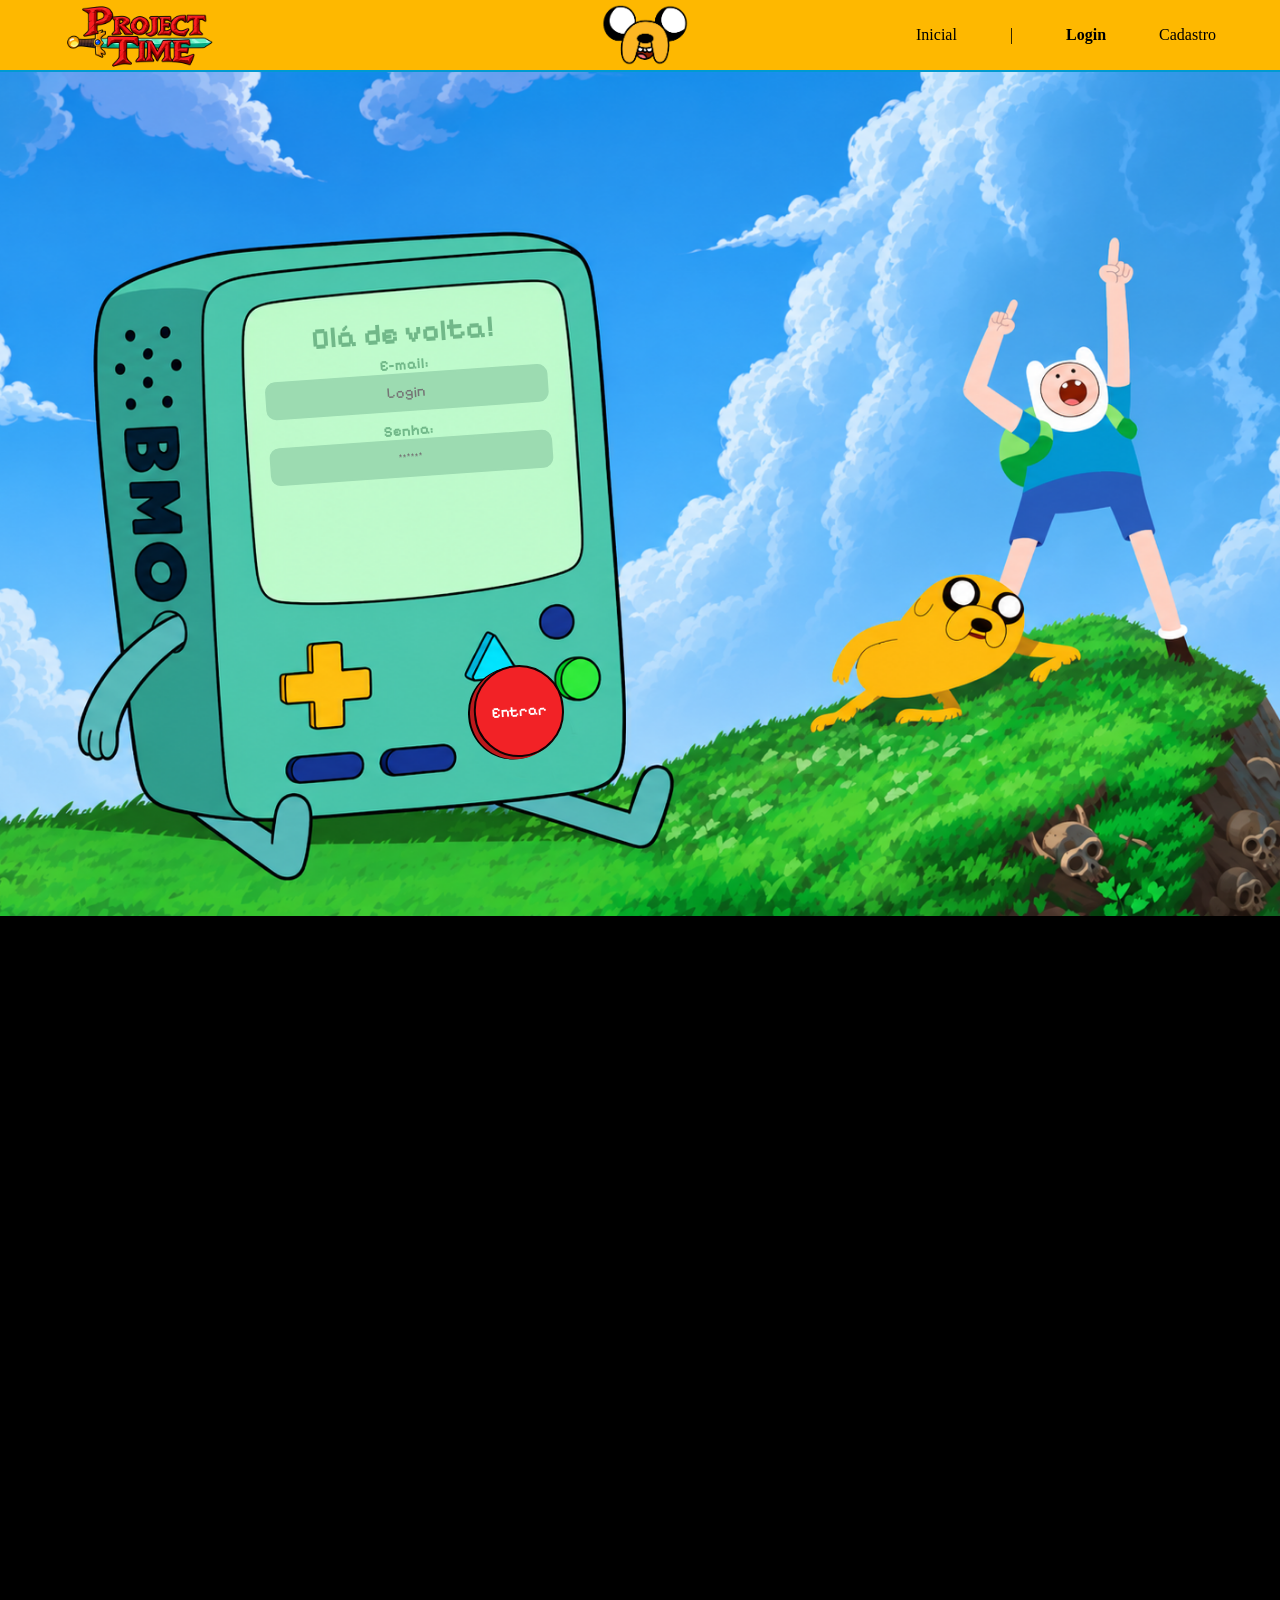
<file: public/dashboard/quiz.html>
<!DOCTYPE html>
<html lang="en">

<head>
    <meta charset="UTF-8">
    <meta name="viewport" content="width=device-width, initial-scale=1.0">
    <link rel="shortcut icon" href="../assets/icon/prismoicon.jpg" type="image/x-icon">

    <title>Quiz de Personalidade</title>
    <link rel="stylesheet" href="../css/dashboards.css">
    <script src="../js/sessao.js"></script> 
</head>


<body onload="onloadEsconder(), validarSessao(), atualizarFeed()">


    <div class="janela">
        <div class="dash">

            <div class="header-BMO">
                <div class="hello">
                    <h2>Quiz de Personalidade</h2>
                    <h3>Olá, <span id="b_usuario">usuário</span>!</h3>
                </div>
                <div class="foto-perfil">
                    <img src="../assets/imgss/finn icon.jpg" alt="Foto de Perfil">
                </div>

            </div>


            <div class="quiz">
                <div id="pontuacaoEJogo" class="quiz-box">
                    <button id="btnIniciarQuiz" onclick="iniciarQuiz()">INICIAR QUIZ</button>

                    <div id="pontuacao" class="flex-colunar width-fit-content border-primary">
                        <div id="pontuacaoDuranteJogo" class="flex-colunar padding-8">
                            <span class="width-fit-content">Quantidade de acertos: <span id="spanCertas"></span></span>
                            <span class="width-fit-content">Quantidade de erros: <span id="spanErradas"></span></span>
                        </div>
                        <div id="pontuacaoFinalJogo" class="flex-colunar padding-8">
                            <span id="pontuacaoFinal" class="width-fit-content">Pontuação Final:
                                <span id="spanPontuacaoFinal">***</span>
                            </span>
                            <span id="msgFinal" class="width-fit-content">***</span>
                        </div>
                    </div>

                    <div id="jogo" class="width-fit-content flex-colunar border-secondary">

                        <div id="infoQuestao" class="padding-8">
                            <span>Questão atual: <span id="spanNumeroDaQuestaoAtual"></span> de <span
                                    id="qtdQuestoes"></span>
                                questões.</span>
                        </div>

                        <div id="perguntaDaQuestaoAtual" class="padding-8">
                            <span id="spanQuestaoExibida" class="text-bold"></span>
                        </div>

                        <div id="infoAlternativas" class="padding-8">
                            <span><em>Escolha uma opção dentre as abaixo:</em></span>
                        </div>

                        <div id="opcoes" class="flex-colunar padding-8 questoes">
                            <span>
                                <input type="radio" id="primeiraOpcao" name="option" class="radio"
                                    value="alternativaA" />
                                <label for="primeiraOpcao" class="option" id="labelOpcaoUm"></label>
                            </span>
                            <span>
                                <input type="radio" id="segundaOpcao" name="option" class="radio"
                                    value="alternativaB" />
                                <label for="segundaOpcao" class="option" id="labelOpcaoDois"></label>
                            </span>
                            <span>
                                <input type="radio" id="terceiraOpcao" name="option" class="radio"
                                    value="alternativaC" />
                                <label for="terceiraOpcao" class="option" id="labelOpcaoTres"></label>
                            </span>
                            <span>
                                <input type="radio" id="quartaOpcao" name="option" class="radio" value="alternativaD" />
                                <label for="quartaOpcao" class="option" id="labelOpcaoQuatro"></label>
                            </span>
                            <span>
                                <input type="radio" id="quintaOpcao" name="option" class="radio" value="alternativaE" />
                                <label for="quintaOpcao" class="option" id="labelOpcaoCinco"></label>
                            </span>
                        </div>

                        <div id="botoes" class="flex-colunar padding-8">
                            <button onclick="submeter()" id="btnSubmeter">Submeter resposta</button>
                            <button onclick="tentarNovamente()" id="btnTentarNovamente" disabled>Tentar
                                novamente</button>
                        </div>

                    </div>
                </div>

                <div id="resultadoFinal" class="resultado-final flex-colunar padding-16" style="display:none;">
                    <img id="imgPersonagem" src="" alt="Personagem"
                        style="max-width:250px; border-radius:16px; box-shadow:0 10px 25px rgba(0,0,0,0.2);" />
                    <h3 id="nomePersonagem" style="margin-top:16px; text-transform:uppercase; letter-spacing:1px;"></h3>
                    <p id="descricaoPersonagem"
                        style="margin-top:12px; text-align:center; max-width:360px; line-height:1.5;"></p>
                </div>
            </div>

            <div id="alerta">

            </div>

            <div id="graficos">
            </div>
        </div>
    </div>

    <div class="footer-dash">
        <div class="container">

            <div>
                <a href="./dashboard.html" class="btn-sla">
                    <h3>Principal</h3>
                </a>
            </div>

            <div>
                <a href="./quiz.html" class="btn-sla-pers">
                    <h3>Quiz de Personalidade</h3>
                </a>
            </div>


            <div>
                <a href="./mural.html" class="btn-sla">
                    <h3>Mural</h3>
                </a>
            </div>

            <!-- <div>
                <a href="./mural.html" class="btn-sla">
                    <h3>Perfil</h3>
                </a>
            </div> -->

            <div class="btn-logout" onclick="limparSessao()">
                <h3>Sair</h3>
            </div>

        </div>
    </div>
</body>

</html>

<script src="../js/personagens.js"></script>

<script>
    const listaDeQuestoes = [
        {
            pergunta: "Quando um amigo precisa desabafar sobre problemas em casa, você:",
            alternativas: {
                alternativaA: { texto: "Escuta, oferece companhia e reafirma que ele não está sozinho", personagem: "Finn"},
                alternativaB: { texto: "Joga frases leves, conta histórias engraçadas e descontrai o espaço", personagem: "Jake" },
                alternativaC: { texto: "Organiza um plano simples, divide tarefas e traz segurança emocional", personagem: "Princesa Jujuba" },
                alternativaD: { texto: "Compartilha sentimentos por meio da arte e cria intimidade emocional", personagem: "Marceline" },
                alternativaE: { texto: "Analisa o que pode ser feito e oferece soluções estruturadas", personagem: "Rei Gelado/Simon Petrikov" }
            }
        },
        {
            pergunta: "Como você lida com pressão de várias tarefas no mesmo dia?",
            alternativas: {
                alternativaA: { texto: "Faço listas claras, priorizo e organizo cada etapa com calma", personagem: "Princesa Jujuba" },
                alternativaB: { texto: "Intercalo tarefas com pausas criativas e mantenho o bom humor", personagem: "Jake" },
                alternativaC: { texto: "Encaro cada desafio com coragem e foco para concluir um a um", personagem: "Finn" },
                alternativaD: { texto: "Transformo tudo em um desafio divertido para manter o otimismo", personagem: "BMO" },
                alternativaE: { texto: "Reúno dados do que já funcionou e redefino prioridades com lógica", personagem: "Rei Gelado/Simon Petrikov" }
            }
        },
        {
            pergunta: "Quando percebe que alguém está espalhando boatos ou informações falsas, você:",
            alternativas: {
                alternativaA: { texto: "Tenta apoiar emocionalmente quem foi afetado", personagem: "Finn" },
                alternativaB: { texto: "Usa humor para aliviar a pressão e lembrar que tudo passa", personagem: "Jake" },
                alternativaC: { texto: "Organiza os fatos, busca fontes confiáveis e expõe a verdade", personagem: "Princesa Jujuba" },
                alternativaD: { texto: "Cria algo artístico para transformar o momento em reflexão", personagem: "Marceline" },
                alternativaE: { texto: "Investiga dados e compartilha uma resposta estruturada com evidências", personagem: "Rei Gelado/Simon Petrikov" }
            }
        },
        {
            pergunta: "O evento com amigos está desorganizado, com conflitos e decisões difíceis; como age?",
            alternativas: {
                alternativaA: { texto: "Sugiro algo divertido e improviso um plano flexível", personagem: "Jake" },
                alternativaB: { texto: "Uso listas e tecnologia para reunir ideias e organizar o fluxo", personagem: "BMO" },
                alternativaC: { texto: "Reúno todo mundo, explico prioridades e aplico estratégia", personagem: "Princesa Jujuba" },
                alternativaD: { texto: "Faço uma trilha, mantenho o espírito aventureiro e cuido da coragem geral", personagem: "Finn" },
                alternativaE: { texto: "Analiso o que deu errado e defino limites para proteger o grupo", personagem: "Rei Gelado/Simon Petrikov" }
            }
        },
        {
            pergunta: "No tempo livre, o que mais te recarrega?",
            alternativas: {
                alternativaA: { texto: "Passar tempo na natureza, praticar esportes e respirar ar livre", personagem: "Finn" },
                alternativaB: { texto: "Criar música, escrever ou desenhar e processar emoções profundas", personagem: "Marceline" },
                alternativaC: { texto: "Desenhar experimentos, jogos e compartilhar descobertas divertidas", personagem: "BMO" },
                alternativaD: { texto: "Conversar, rir e manter o grupo unido com brincadeiras espontâneas", personagem: "Jake" },
                alternativaE: { texto: "Organizar o tempo e cuidar das tarefas com precisão e disciplina", personagem: "Rei Gelado/Simon Petrikov" }
            }
        },
        {
            pergunta: "Como ajuda um amigo que perdeu a motivação?",
            alternativas: {
                alternativaA: { texto: "Escuto, valido sentimentos e fico presente para apoiá-lo", personagem: "Finn" },
                alternativaB: { texto: "Levo leveza, boas memórias e planos engraçados para levantar o astral", personagem: "Jake" },
                alternativaC: { texto: "Ajudo a montar metas práticas, cronogramas e apoio emocional", personagem: "Princesa Jujuba" },
                alternativaD: { texto: "Crio algo artístico ou divertido para lembrar quem ele é", personagem: "Marceline" },
                alternativaE: { texto: "Apresento dados e pequenos passos para recuperar o ritmo com lógica", personagem: "Rei Gelado/Simon Petrikov" }
            }
        },
        {
            pergunta: "O que faz você se sentir útil em um grupo?",
            alternativas: {
                alternativaA: { texto: "Apoiar os outros com coragem e proteção", personagem: "Finn" },
                alternativaB: { texto: "Planejar soluções e manter o equilíbrio emocional", personagem: "Princesa Jujuba" },
                alternativaC: { texto: "Trazer humor e espontaneidade para aproximar as pessoas", personagem: "Jake" },
                alternativaD: { texto: "Apresentar ideias curiosas e manter a energia positiva", personagem: "BMO" },
                alternativaE: { texto: "Apresentar estratégias sólidas para cuidar de todos", personagem: "Rei Gelado/Simon Petrikov" }
            }
        },
        {
            pergunta: "Ao tomar uma decisão rápida, você prefere:",
            alternativas: {
                alternativaA: { texto: "Seguir a intuição e agir com bravura", personagem: "Finn" },
                alternativaB: { texto: "Buscar evidências e lógica antes de agir", personagem: "Rei Gelado/Simon Petrikov" },
                alternativaC: { texto: "Conversar com o grupo para alinhar a melhor saída", personagem: "Princesa Jujuba" },
                alternativaD: { texto: "Transformar o processo em experimentos e testar possibilidades", personagem: "BMO" },
                alternativaE: { texto: "Explorar como se sente e perceber as sensações do corpo", personagem: "Marceline" }
            }
        },
        {
            pergunta: "Qual cenário torna seu dia mais significativo?",
            alternativas: {
                alternativaA: { texto: "Fazer algo pelo outro e garantir que ele se sinta seguro", personagem: "Finn" },
                alternativaB: { texto: "Organizar tudo nos bastidores e trazer paz coletiva", personagem: "Princesa Jujuba" },
                alternativaC: { texto: "Criar arte, música ou histórias emocionantes", personagem: "Marceline" },
                alternativaD: { texto: "Inventar novas histórias, jogos e experiências coletivas", personagem: "BMO" },
                alternativaE: { texto: "Relembrar conquistas, proteger o próximo e planejar o futuro", personagem: "Rei Gelado/Simon Petrikov" }
            }
        },
        {
            pergunta: "Quando a ansiedade aparece à noite, você:",
            alternativas: {
                alternativaA: { texto: "Conversa com alguém e busca força na amizade", personagem: "Finn" },
                alternativaB: { texto: "Organiza pensamentos e coloca ordem nas ideias", personagem: "Princesa Jujuba" },
                alternativaC: { texto: "Desce sentimentos em letras, melodias ou desenhos", personagem: "Marceline" },
                alternativaD: { texto: "Transforma tudo em brincadeira e aprendizado", personagem: "BMO" },
                alternativaE: { texto: "Investiga o que é preciso desacelerar para proteger a si e aos outros", personagem: "Rei Gelado/Simon Petrikov" }
            }
        }
    ]
        
        const idsPersonagens = {
        "Finn": 1,
        "Jake": 2,
        "BMO": 3,
        "Princesa Jujuba": 4,
        "Marceline": 5,
        "Rei Gelado/Simon Petrikov": 6
    };

    const descricoesPersonagens = {
        "Finn": "Você assume a liderança com coragem e lealdade, defendendo quem precisa e transformando desafios em oportunidades para proteger os outros. Essa transparência emocional inspira confiança, fazendo o grupo se sentir amparado como no Finn que sempre enfrenta o desconhecido.",
        "Jake": "Você mistura leveza, criatividade e flexibilidade para dissolver tensões e manter o ambiente acolhedor. Sua empatia prática faz as pessoas rirem, se sentirem confortáveis e enxergar o cotidiano com otimismo contagiante.",
        "Princesa Jujuba": "Você resolve problemas complexos com planejamento preciso e empatia verdadeira, cuidando da comunidade com lógica estratégica e calor humano. Sua voz firme transmite segurança, enquanto o coração generoso acolhe sentimentos, exatamente como a Princesa Jujuba que governa com sabedoria e carinho.",
        "Marceline": "Você expressa emoções de forma intensa através da arte, acolhendo dores alheias e traduzindo-as em afirmações autênticas. O modo sincero como você toca as pessoas transforma qualquer momento em uma jornada emocional compartilhada.",
        "BMO": "Você transforma situações cotidianas em descobertas inventivas e está sempre pronto para aprender algo novo e dividir com o grupo. Sua curiosidade divertida cria conexões e mantém a energia otimista mesmo nos dias mais difíceis.",
        "Rei Gelado/Simon Petrikov": "Você busca entender histórias profundas, usa o raciocínio lógico para proteger o que importa e aprende com os próprios momentos obscuros. Sua maturidade sensível mostra que o cuidado real envolve responsabilidade e a coragem de enfrentar sombras internas."
    }

    const imagensPersonagens = {
        "Finn": "../assets/imgss/Finn.jpg",
        "Jake": "../assets/imgss/Jake.jpg",
        "Princesa Jujuba": "../assets/imgss/av1.png",
        "Marceline": "../assets/imgss/Marceline.jpg",
        "BMO": "../assets/imgss/BMO.jpg",
        "Rei Gelado/Simon Petrikov": "../assets/imgss/av2.png"
    }

    const personagens = Object.keys(descricoesPersonagens)
    let pontuacoes = {}
    let numeroDaQuestaoAtual = 0
    let respondidas = 0
    const quantidadeDeQuestoes = listaDeQuestoes.length
    const btnIniciar = document.getElementById('btnIniciarQuiz')
    const btnSubmeter = document.getElementById('btnSubmeter')
    const btnTentarNovamente = document.getElementById('btnTentarNovamente')
    const quintaOpcao = document.getElementById('quintaOpcao')
    const areaQuiz = document.getElementById('pontuacaoEJogo')
    const jogoContainer = document.getElementById('jogo')
    const resultadoContainer = document.getElementById('resultadoFinal')
    const imgPersonagem = document.getElementById('imgPersonagem')
    const nomePersonagem = document.getElementById('nomePersonagem')
    const descricaoPersonagem = document.getElementById('descricaoPersonagem')
    const containerPontuacao = document.getElementById('pontuacao')

    function onloadEsconder() {
        containerPontuacao.style.display = "none"
        jogoContainer.style.display = "none"
        resultadoContainer.style.display = "none"
    }

    function iniciarQuiz() {
        btnIniciar.style.display = "none"
        containerPontuacao.style.display = "none"
        resultadoContainer.style.display = "none"
        jogoContainer.style.display = "flex"
        areaQuiz.style.display = "flex"
        document.getElementById('qtdQuestoes').innerHTML = quantidadeDeQuestoes
        reiniciarPontuacoes()
        respondidas = 0
        numeroDaQuestaoAtual = 0
        desmarcarRadioButtons()
        limparCoresBackgroundOpcoes()
        preencherHTMLcomQuestaoAtual(numeroDaQuestaoAtual)
        habilitarAlternativas(true)
        btnSubmeter.disabled = false
        btnTentarNovamente.disabled = true
    }

    function preencherHTMLcomQuestaoAtual(index) {
        const questaoAtual = listaDeQuestoes[index]
        numeroDaQuestaoAtual = index
        document.getElementById("spanNumeroDaQuestaoAtual").innerHTML = Number(index) + 1
        document.getElementById("spanQuestaoExibida").innerHTML = questaoAtual.pergunta
        document.getElementById("labelOpcaoUm").innerHTML = questaoAtual.alternativas.alternativaA.texto
        document.getElementById("labelOpcaoDois").innerHTML = questaoAtual.alternativas.alternativaB.texto
        document.getElementById("labelOpcaoTres").innerHTML = questaoAtual.alternativas.alternativaC.texto
        document.getElementById("labelOpcaoQuatro").innerHTML = questaoAtual.alternativas.alternativaD.texto
        document.getElementById("labelOpcaoCinco").innerHTML = questaoAtual.alternativas.alternativaE.texto
    }

    function submeter() {
        const options = Array.from(document.getElementsByName("option"))
        const selecionada = options.find(option => option.checked)
        if (!selecionada) {
            alert("Escolha uma alternativa antes de continuar.")
            return
        }
        btnSubmeter.disabled = true
        habilitarAlternativas(false)
        registrarResposta(selecionada.value)
        prepararProximoPasso()
    }

    function registrarResposta(valorSelecionado) {
        const questaoAtual = listaDeQuestoes[numeroDaQuestaoAtual]
        const alternativa = questaoAtual.alternativas[valorSelecionado]
        if (!alternativa) {
            return
        }
        pontuacoes[alternativa.personagem] += 1
        respondidas += 1
        numeroDaQuestaoAtual += 1
    }

    function prepararProximoPasso() {
        limparCoresBackgroundOpcoes()
        desmarcarRadioButtons()
        if (respondidas >= quantidadeDeQuestoes) {
            finalizarJogo()
            return
        }
        preencherHTMLcomQuestaoAtual(numeroDaQuestaoAtual)
        habilitarAlternativas(true)
        btnSubmeter.disabled = false
    }

    function habilitarAlternativas(liberar) {
        const desabilitar = liberar ? false : true
        primeiraOpcao.disabled = desabilitar
        segundaOpcao.disabled = desabilitar
        terceiraOpcao.disabled = desabilitar
        quartaOpcao.disabled = desabilitar
        quintaOpcao.disabled = desabilitar
    }

    function tentarNovamente() {
        window.location.reload()
    }

    function finalizarJogo() {
        const resultado = obterPersonagemComMaiorPontuacao()
        const personagemId = idsPersonagens[resultado.nome];
    const payload = {
    fkUsuario: Number(sessionStorage.ID_USUARIO),
    fkPersonagem: personagemId
    };

    console.log(payload);

        
fetch("/quiz/cadastrar", {
  method: "POST",
  headers: { "Content-Type": "application/json" },
  body: JSON.stringify(payload)
})
  .then(response => {
    if (!response.ok) return response.text().then(text => { throw new Error(text) });
    return response.text();
  })
  .then(() => console.log("Quiz salvo com sucesso"))
  .catch(error => console.error("Erro ao salvar quiz:", error));


        const descricao = descricoesPersonagens[resultado.nome]
        const imagem = imagensPersonagens[resultado.nome] || "../assets/imgss/Logo.png"
        btnIniciar.style.display = "none"
        jogoContainer.style.display = "none"
        areaQuiz.style.display = "none"
        resultadoContainer.style.display = "flex"
        nomePersonagem.textContent = resultado.nome
        descricaoPersonagem.textContent = descricao
        imgPersonagem.src = imagem
        imgPersonagem.alt = resultado.nome
        btnSubmeter.disabled = true
        btnTentarNovamente.disabled = false
    }

    function obterPersonagemComMaiorPontuacao() {
        const entradas = Object.entries(pontuacoes)
        entradas.sort((a, b) => b[1] - a[1])
        const maiorPontuacao = entradas[0][1]
        const empatados = entradas.filter(([_, pontos]) => pontos === maiorPontuacao)
        return { nome: empatados[0][0], pontos: maiorPontuacao }
    }

    function reiniciarPontuacoes() {
        pontuacoes = {}
        personagens.forEach(personagem => {
            pontuacoes[personagem] = 0
        })
    }

    function desmarcarRadioButtons() {
        const options = document.getElementsByName("option")
        for (let i = 0; i < options.length; i++) {
            options[i].checked = false
        }
    }

    function limparCoresBackgroundOpcoes() {
        const options = document.getElementsByName("option")
        options.forEach((option) => {
            if (option.labels && option.labels[0]) {
                option.labels[0].classList.remove("text-danger-with-bg")
                option.labels[0].classList.remove("text-success-with-bg")
            }
        })
    }
</script>
</file>
<file: public/css/estilo.css>
@import url('https://fonts.googleapis.com/css2?family=Barlow:ital,wght@0,100;0,200;0,300;0,400;0,500;0,600;0,700;0,800;0,900;1,100;1,200;1,300;1,400;1,500;1,600;1,700;1,800;1,900&display=swap');
@import url('https://static.wfonts.com/data/2016/07/02/thunderman/Thunderman.ttf');
@import url('https://fonts.googleapis.com/css2?family=Pixelify+Sans:wght@400..700&display=swap');

body {
  margin: 0;
  padding: 0;
  /* font-family: 'Barlow', 'Segoe UI', 'Segoe UI', Tahoma, Geneva, Verdana, sans-serif; */ 
  font-family: 'Thunderman';
  background-color: black;
}

:root {
  --tamanho-header: 70px;
  --tamanho-banner: calc(109vh - var(--tamanho-header) - var(--tamanho-footer) - 2px);
  --tamanho-campo: calc(119vh - var(--tamanho-header) - var(--tamanho-footer) - 2px);
  --tamanho-simulador: calc(100vh - var(--tamanho-header) - var(--tamanho-footer) - 2px);
  --tamanho-login: calc(109vh - var(--tamanho-header) - var(--tamanho-footer) - 2px);
  --tamanho-footer: 65px;

  --cor-jake: #FEB800;   
  --cor-finn: #009BD1;
  --cor-marceline: #A3BACA;
    /* overflow-y: auto; 
  scrollbar-width: none;  */

}


/* 2. Estilização avançada para navegadores WebKit (Chrome, Edge, Opera, Safari) */
::-webkit-scrollbar {
  width: 10px; /* Largura da barra vertical */
  height: 10px; /* Altura da barra horizontal */
}

/* Fundo da barra de rolagem (trilho) */
::-webkit-scrollbar-track {
  background: var(--cor-jake); 
}

/* Parte móvel da barra de rolagem (thumb) */
::-webkit-scrollbar-thumb {
  background: var(--cor-finn); 
  border-radius: 5px; /* Deixa os cantos arredondados */
}

/* Cor ao passar o mouse sobre a barra */
::-webkit-scrollbar-thumb:hover {
  background: var(--cor-finn); 
}





.container {
  display: flex;
  width: 80%;
  margin: auto;
}

.header {
    height: var(--tamanho-header);
    border-bottom: 2px solid var(--cor-finn);
    background-color: var(--cor-jake);
}

.header .container {
    justify-content: space-between;
    align-items: center;
    height: 100%;
    width: 90%;
}

.logo {
  width: 150px;
}

.jakeHeader {
  width: 90px;
  position: relative;
  left: 100px;
}

.header a {
  text-decoration: none;
  color: black;
}

.agora {
  font-weight: 800;
}

.navbar {
  width: 300px;
  display: flex;
  align-items: center;
  justify-content: space-between;
  list-style: none;
}

.titulo {
  color: #32b9cd;
  width: fit-content;
  font-weight: 500;
}

.header h1 {
  margin: 0;
}

/* BANNER */

.banner {
  height: var(--tamanho-banner);
  color: white;
  background-image: url('../assets/imgss/Banner\ Home.jpg');
  background-size: cover;
}

.banner .container {
    justify-content: center;
    align-items: flex-start;
    height: 100%;
    display: flex;
    flex-direction: column;
    width: 1000px;
}

.banner .container p {
  width: 100%;
  margin: 0;
  padding: 0;
  font-size: 28px;
  color: #CDE0F1;
}

.banner .container span {
  display: flex;
  width: 400px;
  font-size: 18px;
  color: #9DBDE4;
}



.botaoExplorar {
    padding: 10px 10px 10px 10px;
    border: solid #CDE0F1 3px;
    background-color: var(--cor-jake);
    border-radius: 5px;
    color: white;
    font-size: 18px;
    transition: transform 0.3s ease;
    font-family: 'Thunderman';
    position: relative;
    top: 100px;
    text-decoration: none;
}

html {
  scroll-behavior: smooth;
}

.botaoExplorar:hover {
    transform: scale(1.05);
}

/* MISSÃO VISÃO VALORES */

.social {
  background-color: #e5e5e5;
  display: flex;
  height: 679px;
  background-image: 
          linear-gradient(rgba(81, 94, 100, 0.8), rgba(81, 94, 100, 0.8)),
  url(../assets/imgss/fundoOoo;.jpg);
      background-size: cover;
    background-position: center;
    background-repeat: no-repeat;
    position: relative;
  color: #9DBDE4;
}

.social .container {
  justify-content: center;
}

.box img {
  width: 250px;
  height: 325px;
  border-radius: 10px;
}

.social .container .boxes {
  display: flex;
  justify-content: space-between;
  width: 100%;
  padding: 30px 0;
  align-items: center;
}

.social p {
  text-align: center;
  font-size: 18px;
}

.box {
  display: flex;
  flex-direction: column;
  align-items: center;
  width: 500px;
}

/* FOOTER */

.footer {
  background-color: var(--cor-jake);
  height: 100px;
  color: black;
  display: flex;
  flex-direction: column;
  font-size: 15px;
}

.footer .container {
  justify-content: center;
  text-align: center;
}

.footer .container .version {
  font-size: 12px;
}

.explore-ooo {
  padding: 60px 0 90px;
  /* background: radial-gradient(circle at top left, rgba(255, 219, 93, 0.25), transparent 45%),
    radial-gradient(circle at bottom right, rgba(0, 155, 209, 0.25), transparent 50%),
    #07070d; */
  color: #f7f2df;
        background-image:
        linear-gradient(rgba(4, 13, 24, 0.92), rgba(4, 13, 24, 0.92)),
        url('../assets/imgss/Lugares/mapadeooo.jpg');

    background-size: cover;
    background-position: center;
    background-repeat: no-repeat;
}

.explore-personagens {
  padding: 60px 0 90px;
  /* background: radial-gradient(circle at top right, rgba(255, 130, 84, 0.2), transparent 40%),
    radial-gradient(circle at bottom left, rgba(58, 255, 173, 0.15), transparent 50%),
    #05050c; */
  color: #f7f2df;
      background-image:
        linear-gradient(rgba(4, 13, 24, 0.92), rgba(4, 13, 24, 0.92)),
        url('../assets/imgss/Lugares/personagens1.jpg');

    background-size: cover;
    background-position: center;
    background-repeat: no-repeat;
    height: 650px;
}

.explore-conteudo {
  width: 90%;
  gap: 40px;
  align-items: stretch;
  justify-content: space-between;
}

.lado-esquerdo,
.lado-direito {
  flex: 1;
  display: flex;
  flex-direction: column;
  gap: 20px;
}

.lado-esquerdo {
  max-width: 65%;
}

.imagem-wrapper {
    border: 3px solid rgba(255, 255, 255, 0.35);
    border-radius: 16px;
    overflow: auto;
    background: #111;
    width: 65%;
    height: 65%;
}

.imagem-wrapper img {
  width: 100%;
  height: 100%;
  object-fit: cover;
  display: block;
  /* max-height: 380px; */
}

.info-lugar h3 {
  margin: 0;
  font-size: 34px;
  letter-spacing: 1px;
}

.info-lugar p {
  margin: 0;
  line-height: 1.6;
  color: #c7d8f4;
  font-size: 20px;
}

.ingrediente {
  margin-bottom: 6px;
  font-size: 12px;
  text-transform: uppercase;
  letter-spacing: 1.5px;
  color: var(--cor-jake);
}

.lado-direito {
  max-width: 35%;
}

.lado-direito h3 {
  margin: 0;
  letter-spacing: 1px;
}

.lista-lugares,
.lista-personagens {
  list-style: none;
  margin: 0;
  padding: 0;
  display: flex;
  flex-direction: column;
  gap: 12px;
  max-height: 420px;
  overflow-y: auto;
}

.lista-lugares li,
.lista-personagens li {
  padding: 14px 16px;
  border-radius: 10px;
  border: 3px solid var(--cor-finn);
  cursor: pointer;
  transition: border 0.3s ease, transform 0.2s ease;
  background: var(--cor-jake);
  color: #f7f2df;
  width: 420px;
  font-size: 18px;
}

.lista-lugares li:hover,
.lista-personagens li:hover {
  border-color: rgba(255, 255, 255, 0.4);
}

.lista-lugares li.ativo,
.lista-personagens li.ativo {
  border-color: var(--cor-jake);
  box-shadow: 0 8px 20px rgba(0, 0, 0, 0.4);
  background: rgba(255, 255, 255, 0.08);
  transform: translateX(4px);
}

@media (max-width: 900px) {
  .explore-conteudo {
    flex-direction: column;
  }

  .lado-esquerdo,
  .lado-direito {
    max-width: 100%;
  }

  .imagem-wrapper img {
    max-height: 260px;
  }
}

/* LOGIN */

.login {
  height: var(--tamanho-login);
  background-image: url('../assets/imgss/Banner\ Cadastro.png');
  background-size: cover;
  background-position: center 65%;
}

.login .container {
  justify-content: center;
  align-items: center;
  height: 100%;
}

.card {
  width: 50%;
  border-radius: 10px;
  display: flex;
  align-items: center;
  justify-content: space-evenly;
  color: palevioletred;
  flex-direction: column;
  height: fit-content;
  padding: 20px 0;
  color: #71B889;
  font-family: 'Pixelify Sans', sans-serif;
  position: relative;
  top: -50px;
  left: -230px;
  transform: rotate(356deg);
}

.card h2 {
  margin: 0;
  font-size: 30px;
}

.formulario {
  display: flex;
  height: 90%;
  width: 80%;
  justify-content: space-around;
  flex-direction: column;
}

.formulario span {
  font-size: 15px;
  font-weight: 800;
}

.formulario input {
  border: 2px solid #9CDBB1;
  text-align: center;
  border-radius: 10px;
  margin: 0;
  font-family: 'Pixelify Sans', sans-serif;
  background-color: #9CDBB1;
  padding: 8px 45px 8px 45px;
  font-size: 15px;
}

.formulario select {
  border: 2px solid #32b9cd;
  background-color: white;
  color: gray;
  height: 36px;
  text-align: center;
  border-radius: 10px;
  margin: 0;
}

.campo {
    display: flex;
    flex-direction: column;
    padding: 5px 0;
    align-items: center;
}

.botao-cadastro {
    padding: 35px 0px 35px 0px;
    cursor: pointer;
    font-family: 'Pixelify Sans', sans-serif;
    border: 2px solid #120204;
    border-radius: 200px;
    font-weight: 600;
    font-size: 15px;
    color: #fff;
    background-color: #F22226;
    width: 90px;
    align-self: center;
    position: relative;
    top: 125px;
    left: 90px;
    box-shadow: -4px 2px 0px #BC191C, 
    -6px 2px 0px 0px #000000;
    transition: all 0.1s ease;
}

.botao-cadastro:active {
  transform: translate(-4px);
  box-shadow: 0px 0px 0px #BC191C, 
  0px 0px 0px 0px #000000;
}

.botao-login {
    padding: 35px 0px 35px 0px;
    cursor: pointer;
    font-family: 'Pixelify Sans', sans-serif;
    border: 2px solid #120204;
    border-radius: 200px;
    font-weight: 600;
    font-size: 15px;
    color: #fff;
    background-color: #F22226;
    width: 90px;
    align-self: center;
    position: relative;
    top: 190px;
    left: 90px;
    box-shadow: -4px 2px 0px #BC191C, 
    -6px 2px 0px 0px #000000;
    transition: all 0.1s ease;
}

.botao-login:active {
  transform: translate(-4px);
  box-shadow: 0px 0px 0px #BC191C, 
  0px 0px 0px 0px #000000;
}

.loading-div {
  width: 50px;
  display: none;
}

.loading-div img {
  height: 50px;
  width: 50px;
}

#div_erros_login {
  display: none
}

/* FORMULARIO */

.alerta_erro{
  display: flex;
  justify-content: flex-end;
}

.card_erro {
  display: none;
  background-color: var(--cor-jake);
  color: black;
  width: 230px;
  position: fixed;
  border-radius: 4px;
  border: var(--cor-finn) 3px solid;
  padding: 10px;
  margin-right: 10%;
}

.card_erro #mensagem_erro{
  font-weight: 500;
  font-size: 20px;
}

.formulario .tipo_campo {
  font-size: 20px;
  font-weight: 600 !important;
}

.formulario {
  display: flex;
  flex-direction: column;
}

input {
  margin-bottom: 10px;
  border: 2px solid #32b9cd;
  padding: 10px;
  text-align: center;
  border-radius: 10px;
}

.btn {
  font-family: "Barlow", sans-serif;
  border: 0;
  border-radius: 5px;
  font-weight: 600;
  font-size: 18px;
  padding: 10px 15px;
  color: white;
  background-color: #ED145B;
  width: 120px;
  align-self: center;
  margin-top: 5px;
}

.loading-div {
  width: 50px;
  margin: auto;
  display: none;
}

.loading-div img {
  height: 50px;
  width: 50px;
}

/* SIMULADOR */

.simulador {
  color: white;
}

.simulador .container {
  flex-direction: column;
  overflow: scroll; 
  height: var(--tamanho-simulador);
}

/* ALERTA */

#alerta {
  position: absolute;
  right: 0;
  bottom: 0;
}

.mensagem-alarme {
  background-color: white;
  border-radius: 5px;
  width: 300px;
  height: 80px;
  margin: 10px;
  padding: 10px 0;
  display: flex;
  justify-content: space-evenly;
  align-items: center;
}

.mensagem-alarme h3 {
  font-size: 14px;
  margin: 0;
}

.mensagem-alarme .informacao {
  width: 66%;
}

.alarme-sino {
  width: 48px;
  height: 48px;
  animation-name: bell;
  animation-duration: 4s;
  background-image: url('https://cdn-icons-png.flaticon.com/512/1157/1157000.png');
  background-size: cover;
  animation-iteration-count: infinite;
}

@keyframes bell {
  0%   {transform: rotate(25deg)}
  25%  {transform: rotate(-25deg)}
  50%  {transform: rotate(25deg)}
  75%  {transform: rotate(-25deg)}
  100% {transform: rotate(25deg)}
}
</file>
<file: public/css/dashboards.css>
/* pagina mural */

@import url('https://fonts.googleapis.com/css2?family=Barlow:ital,wght@0,100;0,200;0,300;0,400;0,500;0,600;0,700;0,800;0,900;1,100;1,200;1,300;1,400;1,500;1,600;1,700;1,800;1,900&display=swap');
@import url('https://fonts.googleapis.com/css2?family=Pixelify+Sans:wght@400..700&display=swap');

body {
  margin: 0;
  padding: 0;
  font-family: 'Barlow', 'Segoe UI', 'Segoe UI', Tahoma, Geneva, Verdana, sans-serif;
}

:root {
  --cor-jake: #FEB800;   
  --cor-finn: #009BD1;
  --cor-marceline: #A3BACA;
}

.label-captura {
  display: flex;
  justify-content: center;
}

.dash-right .avisos {
    width: 100%;
    color: rgb(117 175 136);
    font-family: 'Barlow', 'Segoe UI', 'Segoe UI', Tahoma, Geneva, Verdana, sans-serif;
}

.dash-right .avisos .container {
  display: flex;
  flex-direction: column;
  align-items: center;
}

.dash-right .avisos .container .div-form {
  width: 95%;
}

.dash-right .avisos .container .div-form #form_postagem {
  width: 95%;
}

.dash-right .avisos .div-form label {
  width: 95%;
}

.dash-right .avisos .div-form input {
  width: 95%;
  border-radius: 5px;
}

.dash-right .avisos .div-form textarea {
  width: 95%;
  border: 3px solid #e6005a;
  background-color: white;
  border-radius: 5px;
}

.dash-right .avisos .div-form button {
  cursor: pointer;
  font-family: 'Barlow', 'Segoe UI', 'Segoe UI', Tahoma, Geneva, Verdana, sans-serif;
  border: 0;
  border-radius: 5px;
  font-weight: 600;
  font-size: 18px;
  padding: 10px 15px;
  color: white;
  background-color: #e6005a;
  width: 120px;
}

.mural {
    background-color: #87D09F;
    padding: 2rem;
    border-radius: 16px;
    border: 2px solid #75AF88;
    width: 60%;
    height: 40%;
}

.mural-header {
    display: flex;
    justify-content: space-between;
    align-items: center;
    color: white;
    margin-bottom: 0.5rem;
    font-family: 'Pixelify Sans', sans-serif;
}

.mural-header h1 {
  margin: 0;
  font-size: 2.4rem;
}

.mural-header p {
    margin: 4px 0 0;
    color: #f1fff0;
    font-size: 1.5rem;
}

.mural-avatar img {
  width: 70px;
  height: 70px;
  border-radius: 50%;
  border: 3px solid #88f6b0;
}

.mural-form {
  background-color: #64b17e;
  border-radius: 16px;
  padding: 1.5rem;
  margin-bottom: 1.5rem;
  font-family: 'Pixelify Sans', sans-serif;

}

.mural-form-title {
  font-size: 1.2rem;
  color: #e8ffe5;
  margin-bottom: 0.8rem;
  
}

.mural-form textarea {
    width: 100%;
    min-height: 60px;
    border: none;
    border-radius: 12px;
    padding: 0rem;
    font-size: 1rem;
    resize: vertical;
    font-family: 'Pixelify Sans', sans-serif;

}

.mural-form textarea:focus {
  outline: none;
  box-shadow: 0 0 0 3px rgba(255, 255, 255, 0.4);
}

.mural-form-footer {
  display: flex;
  justify-content: space-between;
  align-items: center;
  margin-top: 1rem;
}

.mural-button {
  border: none;
  border-radius: 16px;
  padding: 0.9rem 2.2rem;
  background-color: #87D09F;
  color: #fff;
  font-weight: 200;
  letter-spacing: 0.08rem;
  cursor: pointer;
  font-family: 'Pixelify Sans', sans-serif;
  font-size: 18px;
  border: 2px solid #75AF88;


}

.mural-feed {
    background-color: #87D09F;
    border-radius: 16px;
    padding: 1.5rem;
    border: 2px solid #75AF88;
}

.mural-feed-header {
  color: #f1fff0;
  margin-bottom: 1rem;
  font-family: 'Pixelify Sans', sans-serif;
}

.mural-card {
  background-color: #64b17e;
  border-radius: 16px;
  padding: 1rem 1.2rem;
  margin-bottom: 1rem;
  border: 1px solid #75AF88;
  font-family: 'Pixelify Sans', sans-serif;

}

.mural-card + .mural-card {
  margin-top: 0.6rem;
}

.mural-card-header {
  display: flex;
  align-items: center;
  margin-bottom: 0.8rem;
}

.mural-avatar-small {
  width: 48px;
  height: 48px;
  border-radius: 50%;
  margin-right: 1rem;
  border: 2px solid #88f6b0;
}

.mural-author {
  font-weight: 700;
  color: #f6fff4;
}

.mural-card-body p {
  margin: 0;
  color: #ecffe7;
  font-size: 1.05rem;
}

.mural-card-footer {
  margin-top: 0.8rem;
  display: flex;
  justify-content: flex-end;
}

.mural-card-footer button {
  background: none;
  border: none;
  color: #00c4ff;
  cursor: pointer;
  font-weight: 600;
}

.mural-card-actions {
  display: flex;
  align-items: center;
  justify-content: space-between;
  gap: 0.8rem;
  margin-top: 0.8rem;
}

.mural-action-button {
  border: 1px solid #75AF88;
  padding: 0.4rem 1.2rem;
  border-radius: 10px;
  font-weight: 700;
  letter-spacing: 0.05rem;
  background-color: #00c4ff;
  color: #fff;
  cursor: pointer;
  transition: transform 0.2s ease;
  font-family: 'Pixelify Sans', sans-serif;
  font-size: 16px;
}

.mural-action-button:hover {
  transform: translateY(-2px);
}

.mural-action-button--active {
  background-color: #f7b500;
}

.mural-action-button--danger {
  background-color: #ff5f5f;
}

.mural-like-count {
  font-size: 1.1rem;
  color: #a4ffa3;
  font-weight: 600;
}

.mural-card-comments {
  margin-top: 1rem;
}

.mural-comments-list {
  display: flex;
  flex-direction: column;
  gap: 0.6rem;
}

.mural-comment {
  background-color: #87D09F;
  padding: 0.6rem 0.8rem;
  border-radius: 10px;
  border: 1px solid #75AF88;
}

.mural-comment strong {
  display: block;
  font-size: 0.95rem;
  color: #f0fff4;
}

.mural-comment p {
  margin: 0.2rem 0;
  color: #d3fcd6;
  font-size: 0.9rem;
}

.mural-comment-date {
  font-size: 0.75rem;
  color: #758d78;
}

.mural-comment-form {
  margin-top: 1rem;
  display: flex;
  flex-direction: column;
  gap: 0.4rem;
}

.mural-comment-form textarea {
  width: 97%;
  min-height: 60px;
  border-radius: 10px;
  border: 1px solid #75AF88;
  background-color: #87D09F;
  color: #fff;
  padding: 0.8rem;
}

.mural-comment-form textarea:focus {
  outline: none;
  border-color: #00c4ff;
}

.mural-comment-btn {
  align-self: flex-end;
  border: none;
  border-radius: 10px;
  padding: 0.4rem 1.5rem;
  background-color: #88f6b0;
  color: #0d0d12;
  font-weight: 700;
  cursor: pointer;
}

.mural-feed-status {
  color: #88f6b0;
  font-size: 0.9rem;
}

.mural-empty {
  color: #9efab6;
  display: inline-flex;
  padding: 1rem;
  background-color: #151515;
  border-radius: 10px;
}

.mural-comment-empty {
  color: #9efab6;
  font-size: 1.1rem;
}

.publicacao-btn-editar {
  cursor: pointer;
  font-family: 'Barlow', 'Segoe UI', 'Segoe UI', Tahoma, Geneva, Verdana, sans-serif;
  border: 0;
  border-radius: 5px;
  font-weight: 600;
  font-size: 14px;
  padding: 5px 8px;
  color: white;
  background-color: #e6005a;
  width: 80px;
}

.publicacao {
  display: flex;
  flex-wrap: wrap;
  align-content: stretch;
  flex-direction: column;
  justify-content: center;
  align-items: stretch;
  border-bottom: 3px solid #e6005a;
  padding: 20px;
}

.publicacao>*:not(:last-child) {
  padding: 0 0 10px 0;
}

.div-results {
  width: 100%;
}

.div-results .feed-container {
  background-color: #212124;
  border-radius: 5px;
  margin-bottom: 80px;
}

.div-buttons {
  display: flex;
  justify-content: flex-end;
}

.div-buttons>* {
  margin-left: 30px;
}

/* pagina graficos */

.dash-header {
  background-color: #212124;
}

.dash {
    width: 95%;
    background-color: #BDF7D1;
    height: 75vh;
    overflow: auto;
    border: 3px solid #000000;
    border-radius: 10px;
  overflow-y: auto; /* Mantém a rolagem ativa */
  scrollbar-width: none; 
}

.area-parametros-alerta {
  /* border: 2px solid pink; */
  display: flex;
  flex-direction: column;
  width: 70%;
  margin: auto;
  margin-top: 10px;
  background-color: #212124;
}

.area-parametros-alerta .titulo-legenda {
  color: white;
  font-weight: 600;
  width: fit-content;
  margin: 10px 20px;
}

.parametros-alerta {
  display: flex;
  width: 100%;
}

.item-regua {
  width: 20%;
  text-align: center;
  height: 80px;
  display: flex;
  flex-direction: column;
  justify-content: center;
  align-self: center;
}

.item-regua p {
  margin: 0;
  font-weight: 500;
}

.item-regua p:nth-child(2) {
  font-weight: 800;
}

.perigo-frio {
  background-color: #5c6bc0;
}

.perigo-quente {
  background-color: #ff7043;
}

.alerta-frio {
  background-color: #42a5f5;
}

.alerta-quente {
  background-color: #ffee58;
}

.ideal {
  background-color: #9ccc65;
}

.cards {
  display: flex;
  flex-wrap: wrap;
  justify-content: center;
  height: 450px;
  width: 100%;
  align-items: center;
  color: white;
}

.card-aquario {
  margin: 2%;
  min-width: 40%;
  max-width: 50%;
  width: fit-content;
  flex-wrap: wrap;
  display: flex;
  /* text-align: center; */
  height: 180px;
  /* justify-content: right; */
  background-color: #212124;
  font-size: 20px;
}

.card-aquario h1 {
  width: fit-content;
}

.card-aquario p {
  margin: 0;
  font-size: 50px;
  font-weight: lighter;
  text-align: left;
}

.desc-aquario {
  display: flex;
  flex-direction: row;
  align-items: center;
  width: 100%;
}

.desc-aquario .cor-alerta {
  width: 30px;
}

.title-aquario {
  width: 100%;
}


.cards h1 {
  font-size: 22px;
  border-bottom: solid white 1px;
  text-align: left;
  font-weight: lighter;
  margin: 20px;
}

.temperatura {
  margin: 5px;
  margin-left: 20px;
  width: 75%;
}

.cor-alerta {
  width: 13%;
  height: 30%;
  border-radius: 50%;
  display: inline-block;
}

.btns-dash {
  display: flex;
  align-items: center;
  justify-content: center;
  margin-top: 30px;
  flex-wrap: wrap;
  padding: 0 30% 0 30%;
}

.graph {
  width: 70%;
  margin: auto;
  padding-top: 10px;
}

.tituloGraficos {
  color: rgb(216, 216, 216);
  display: flex;
  justify-content: center;
}

.btn-chart {
  font-family: 'Barlow', 'Segoe UI', 'Segoe UI', Tahoma, Geneva, Verdana, sans-serif;
  border: 0;
  font-weight: 600;
  font-size: 18px;
  padding: 10px 15px;
  color: #e6005a;
  background-color: white;
  margin: 5px;
  border-radius: 3px;
  cursor: pointer
}

.btn-pink {
  color: white;
  background-color: #e6005a;
}

.btn-white {
  color: #e6005a;
  background-color: white;

}

.label-captura {
  height: 80px;
}

.display-none {
  display: none;
}

.display-flex {
  display: flex;
}

.display-block {
  display: block;
}

canvas {
  width: 100% !important;
  height: 100% !important;
}

/* PAGINA DOS GRÁFICOS 2023-2026 */

.janela {
    display: flex;
    /* width: 100vw; */
    background-color: #4BC0A2;
    height: 80vh;
    align-items: center;
    justify-content: center;
}

@media (min-width: 768px) {
  #resultadoFinal {
    min-height: 45vh;
  }
}

.resultado-final {
  width: 100%;
  min-height: 35vh;
  justify-content: center;
  align-items: center;
  text-align: center;
}

.header-left a {
  text-decoration: none;
  color: white;
}

.header-left {
  position: fixed;
  top: 0;
  left: 0;
  z-index: 999;
  height: 100vh;
  width: 20%;
  display: flex;
  flex-direction: column;
  justify-content: space-evenly;
  align-items: center;
  border-right: 3px solid #32b9cd;
  background-color: #212124;
}

.dash-right {
    display: flex;
    width: 100%;
    height: fit-content;
    background-color: #BDF7D1;
    height: 80vh;
    overflow: auto;
    justify-content: center;
  scrollbar-width: thin;
  scrollbar-color: #64b17e #BDF7D1;
}

.header-left h1 {
  color: #32b9cd;
}

.header-BMO {
  display: flex;
  flex-direction: row;

}

.hello {
  width: 92%;
  display: flex;
  justify-content: flex-start;
  flex-direction: column;
}

.hello h3 {
    color: #75AF88;
    font-weight: 300;
    font-size: 1.5rem;
    font-family: 'Pixelify Sans', sans-serif;
    margin: 0;
    padding: 0px 0px 10px 30px;
}

.hello h3 span {
  font-weight: 800;
}

.hello h2 {
    color: #75AF88;
    font-weight: 300;
    font-size: 2.5rem;
    font-family: 'Pixelify Sans', sans-serif;
    margin: 0;
    padding: 10px 0px 0px 30px;
}

.foto-perfil {
  width: 100px;
  height: 100px;
  border-radius: 50%;
  overflow: hidden;
  margin-top: 5px;
  border: 2px solid #75AF88;
}

.foto-perfil img {
  width: 100%;      
  height: 100%;     
  object-fit: cover;  
}

.janela-graficos {
    display: flex;
    background-color: #BDF7D1;
    height: 79.3%;
    width: 100%;
    justify-content: space-between;
    flex-direction: column;
    align-items: center;
}

.kpis {
    display: flex;
    background-color: #BDF7D1;
    width: 80%;
    justify-content: space-between;
    height: 155px;
    font-family: 'Pixelify Sans', sans-serif;

}


.kpi {
    background-color: #87D09F;
    width: 300px;
    height: 150px;
    border-radius: 10px;
    border: 2px solid #75AF88;
    display: flex;
    flex-direction: column;
    align-items: center;
}

.kpi h3 {
  color: #BDF7D1;
  font-size: 24px;
  margin-top: 10px;
  letter-spacing: 1px;
}

.kpi span {
  color: #BDF7D1;
  font-size: 36px;
}

.graficos {
    display: flex;
    background-color: #BDF7D1;
    width: 80%;
    justify-content: space-between;
    height: 300px;
    align-items: center;
    font-family: 'Pixelify Sans', sans-serif;

}

.grafico {
  background-color: #87D09F;
  width: 500px;
  height: 270px;
  border-radius: 10px;
  border: 2px solid #75AF88;
}

.grafico h3 {
  margin: 1px 1px 1px 10px;
  color: #BDF7D1;
  font-size: 24px;
  letter-spacing: 1px;
}

.grafico canvas {
    width: 100% !important;
    height: 90% !important;
    display: block;
    object-fit: contain;
    padding: 0;
    
}

.btn-sla {
    padding: 0px 100px 0px 100px;
    border: solid #000 3px;
    background-color: #00C7DE;
    border-radius: 5px;
    color: white;
    font-size: 18px;
    text-decoration: none;
    display: inline-flex;
    transition: transform 0.3s ease;
    box-shadow: -3px 3px 0px #0298AA, 
                -3px 3px 0px 3px #000000;
    transition: all 0.1s ease;
}

.btn-sla:active {
    transform: translate(-4px);

    box-shadow: 0px 0px 0px #0298AA, 
    0px 0px 0px 0px #000000;
}


.btn-sla-pers {
      padding: 0px 50px 0px 50px;
    border: solid #000 3px;
    background-color: #00C7DE;
    border-radius: 5px;
    color: white;
    font-size: 18px;
    text-decoration: none;
    display: inline-flex;
        box-shadow: -3px 3px 0px #0298AA, 
                -3px 3px 0px 3px #000000;
    transition: transform 0.1s ease;
}

.btn-sla-pers:active {
    transform: translate(-4px);

    box-shadow: 0px 0px 0px #0298AA, 
    0px 0px 0px 0px #000000;
}

.btn-nav h3,
.btn-logout h3 {
  margin: 0;
  padding: 0;
}

.btn-logout {
    margin: 0;
    padding: 0;
    width: 7%;
    background-color: #F22226;
    border: 2px solid #000000;
    color: white;
    border-radius: 200px;
    text-align: center;
    padding: 45px 5px 45px 5px;
    cursor: pointer;
    box-shadow: -4px 2px 0px #BC191C, 
                -6px 2px 0px 0px #000000;
    transition: all 0.1s ease;
}

.btn-logout:active {
    transform: translate(-4px);

    box-shadow: 0px 0px 0px #BC191C, 
    0px 0px 0px 0px #000000;
}


.footer-dash {
    background-color: #4BC0A2;
    height: 143px;
    color: black;
    display: flex;
    flex-direction: column;
    font-size: 15px;
    border-top: 3px solid #000000;
}

.footer-dash .container {
    display: flex;
    width: 95%;
    margin: auto;
    align-items: center;
    justify-content: space-between;
    font-family: 'Pixelify Sans', sans-serif;
    font-size: 16px;
    letter-spacing: 1px;
}





/* Não usar pure white or pure black: https://uxplanet.org/basicdesign-never-use-pure-black-in-typography-36138a3327a6 */
/* The 4-point grid system: https://medium.com/@sainzkike/controlling-spacing-in-design-systems-multiple-spacing-9bf1afec87f */

:root {
    --primary-brand-color: #ED145B;
    --secondary-brand-color: #0762C8;
    --success: #198754;
    --success-dark: #095c36;
    --success-light: #9dd3ba;
    --warning: #ffc107;
    --warning-dark: #705400;
    --warning-light: #fdebb3;
    --danger: #dc3545;
    --danger-dark: #990c19;
    --danger-light: #f0c1c6;
    --new-gray: #CCCCCC;
    --new-black: #212427;
    --new-white: #E8E8E8;
}

.quiz {
    display: flex;
    justify-content: center;
    align-items: center;
    height: 75%;
    font-family: 'Pixelify Sans', sans-serif;

}

.quiz button {
    font-family: 'Pixelify Sans', sans-serif;
    padding: 5px 10px;
    font-size: 20px;
    background-color: #86d4a0;
    border: 2px solid #629f77;
    border-radius: 10px;
    color: #528161;
    cursor: pointer;
}

button:disabled {
    background-color: #a1e4b7;
    color: #666666;
    cursor: not-allowed;
}

.quiz-box {
    display: flex;
    flex-direction: column;
    align-items: center;
    width: 50%;
}

.flex-colunar {
    display: flex;
    flex-direction: column;
}

.width-fit-content {
    width: 100%;
}

.border-primary {
    border: 3px solid #568b68;
    background-color: #91e6ad;
    color: #4b7759;
    border-radius: 10px;
}

.border-secondary {
    border: 3px solid #568b68;
    border-radius: 10px;
    background-color: #91e6ad;
    color: #528161;
}

.padding-8 {
    padding: 8px;
}

.text-bold {
    font-weight: bold;
}

.text-success-with-bg {
    color: var(--success-dark);
    background-color: var(--success-light);
}

.text-warning-with-bg {
    color: var(--warning-dark);
    background-color: var(--warning-light);
}

.text-danger-with-bg {
    color: var(--danger-dark);
    background-color: var(--danger-light);
}

.text-new-gray {
    color: #528161;
}

.option {
    border: 2px solid #568b68;
    background: #9adaaf;
    color: #528161;
    width: 600px;
    display: flex;
    justify-content: center;
}

input[type="radio"] {
  appearance: none;
  -webkit-appearance: none;
  position: absolute;
  opacity: 0;
}

input[type="radio"]:checked + .option {
    font-weight: bold;
    background-color: #6dcf8e;
}

.questoes {
    /* height: 100px; */
    display: flex;
    flex-direction: column;
    justify-content: space-between;
    align-items: center;
    font-size: 18px;
}
</file>
